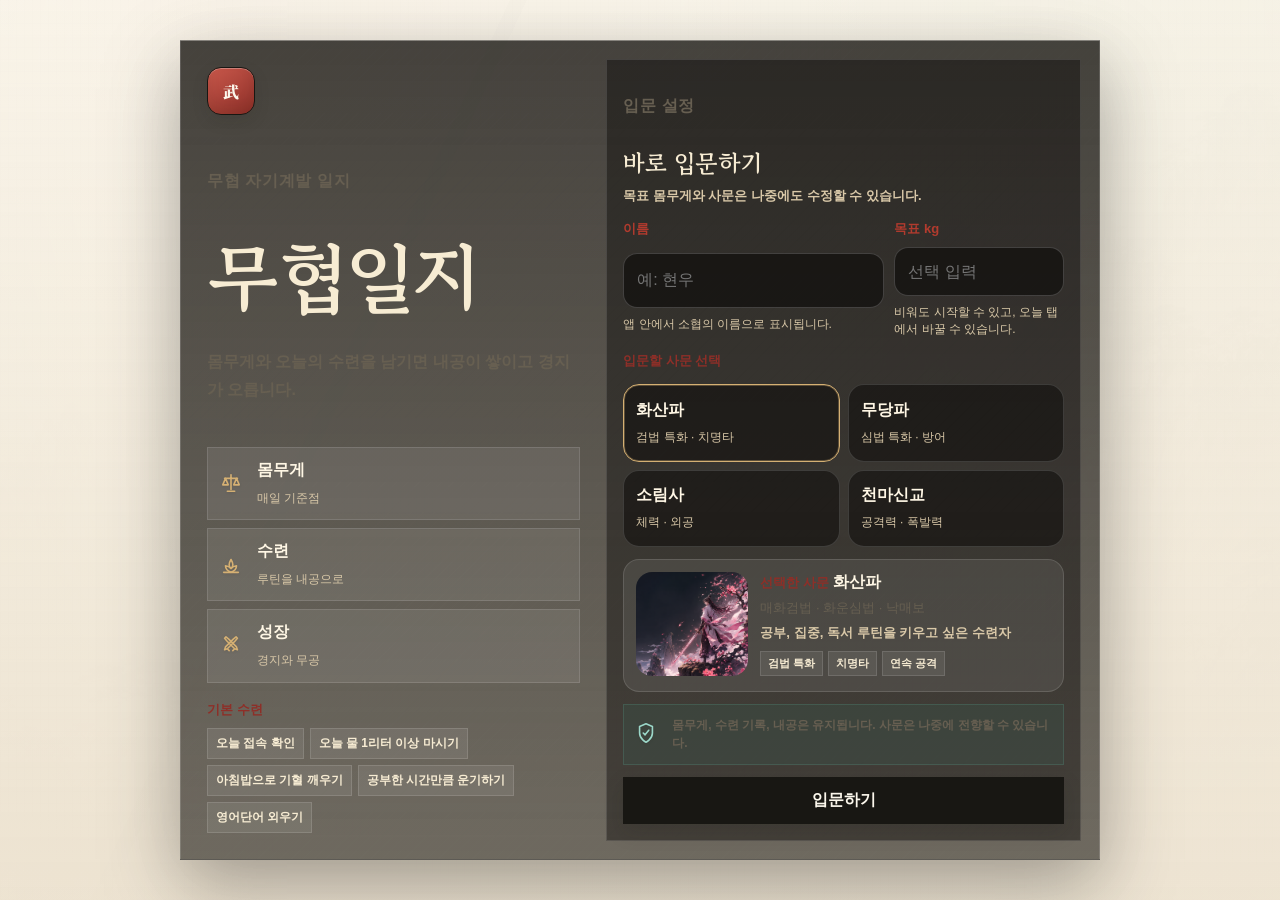
<file: index.html>
<!doctype html>
<html lang="ko">
  <head>
    <meta charset="UTF-8" />
    <meta name="viewport" content="width=device-width, initial-scale=1.0, viewport-fit=cover" />
    <title>무협일지</title>
    <meta name="description" content="체중과 수련을 기록하고 내공, 경지, 무공으로 성장하는 무협 자기계발 앱" />
    <meta name="theme-color" content="#fbf7ec" />
    <meta name="application-name" content="무협일지" />
    <meta name="apple-mobile-web-app-title" content="무협일지" />
    <meta name="apple-mobile-web-app-capable" content="yes" />
    <meta name="apple-mobile-web-app-status-bar-style" content="default" />
    <link rel="manifest" href="manifest.json" />
    <link rel="icon" href="assets/app-icon.svg" type="image/svg+xml" />
    <link rel="apple-touch-icon" href="assets/app-icon-180.png" />
    <link rel="preconnect" href="https://fonts.googleapis.com" />
    <link rel="preconnect" href="https://fonts.gstatic.com" crossorigin />
    <link href="https://fonts.googleapis.com/css2?family=Gowun+Batang:wght@700&family=Noto+Serif+KR:wght@500;700;900&family=Pretendard:wght@400;500;600;700;800&display=swap" rel="stylesheet" />
    <link rel="stylesheet" href="style.css?v=24" />
  </head>
  <body>
    <div id="app"></div>
    <script src="script.js?v=24"></script>
    <script>
      if ("serviceWorker" in navigator && location.protocol !== "file:") {
        window.addEventListener("load", () => {
          navigator.serviceWorker.register("service-worker.js").then((registration) => {
            registration.update?.();
            registration.addEventListener("updatefound", () => {
              const worker = registration.installing;
              if (!worker) return;
              worker.addEventListener("statechange", () => {
                if (worker.state === "installed" && navigator.serviceWorker.controller) {
                  worker.postMessage({ type: "SKIP_WAITING" });
                }
              });
            });
          }).catch(() => {});
          let refreshed = false;
          navigator.serviceWorker.addEventListener("controllerchange", () => {
            if (refreshed) return;
            refreshed = true;
            window.location.reload();
          });
        });
      }
    </script>
  </body>
</html>
</file>
<file: style.css>
﻿:root {
  color-scheme: light;
  --bg: #f4efe4;
  --paper: #fbf7ec;
  --paper-2: #f0e7d6;
  --panel: #fbf7ec;
  --panel-2: #f0e7d6;
  --line: rgba(24, 23, 19, 0.2);
  --gold: #9b6b24;
  --gold-2: #6f4517;
  --jade: #2f7f6f;
  --red: #9e3f35;
  --vermillion: #b23b2e;
  --ink: #181713;
  --muted: #675f51;
  --dim: #938978;
  --shadow: 0 12px 34px rgba(30, 24, 16, 0.12);
  --ink-wash-ui: url("assets/backgrounds/ink-wash-ui-bg.jpg");
  --font-ui: -apple-system, BlinkMacSystemFont, "SF Pro Text", "SF Pro Display", Pretendard, "Apple SD Gothic Neo", "Segoe UI", sans-serif;
  --font-display: "Gowun Batang", "Noto Serif KR", serif;
  --font-serif: "Noto Serif KR", "Gowun Batang", serif;
}

* {
  box-sizing: border-box;
}

body {
  margin: 0;
  min-height: 100vh;
  background:
    radial-gradient(circle at 18% 0%, rgba(178, 59, 46, 0.1), transparent 30rem),
    radial-gradient(circle at 85% 12%, rgba(47, 127, 111, 0.1), transparent 26rem),
    repeating-linear-gradient(90deg, rgba(44, 38, 28, 0.025) 0 1px, transparent 1px 8px),
    repeating-linear-gradient(0deg, rgba(44, 38, 28, 0.018) 0 1px, transparent 1px 12px),
    linear-gradient(150deg, #fbf8ee 0%, #efe4d2 55%, #f7f1e5 100%);
  color: var(--ink);
  font-family: var(--font-ui);
  font-feature-settings: "tnum";
  -webkit-font-smoothing: antialiased;
  text-rendering: optimizeLegibility;
}

body::before {
  content: "";
  position: fixed;
  inset: 0;
  z-index: -1;
  pointer-events: none;
  background:
    radial-gradient(circle at 50% 12%, transparent 0 42%, rgba(44, 38, 28, 0.06) 82%),
    linear-gradient(115deg, transparent 0 30%, rgba(24, 23, 19, 0.035) 30% 31%, transparent 31% 100%);
  mix-blend-mode: multiply;
}

body::after {
  content: "";
  position: fixed;
  inset: 0;
  z-index: -2;
  pointer-events: none;
  background:
    linear-gradient(rgba(251, 248, 238, 0.66), rgba(244, 237, 222, 0.9)),
    var(--ink-wash-ui) center top / cover no-repeat;
  opacity: 0.2;
}

button,
input,
select {
  font: inherit;
}

button {
  border: 0;
  cursor: pointer;
}

#app {
  min-height: 100vh;
}

.app {
  width: min(100%, 860px);
  min-height: 100vh;
  margin: 0 auto;
  padding: 18px 14px 88px;
}

.splash {
  min-height: 100vh;
  display: grid;
  align-content: center;
  gap: 24px;
  padding: 22px;
  background:
    linear-gradient(rgba(14, 11, 8, 0.52), rgba(14, 11, 8, 0.84)),
    url("https://images.unsplash.com/photo-1519681393784-d120267933ba?auto=format&fit=crop&w=1400&q=80") center/cover;
}

.splash-inner {
  width: min(100%, 520px);
  margin: 0 auto;
}

.onboarding-shell {
  width: min(100%, 920px);
  display: grid;
  grid-template-columns: minmax(260px, 0.82fr) minmax(360px, 1fr);
  gap: 18px;
  padding: 18px;
  color: #f7ecd3;
  background:
    linear-gradient(180deg, rgba(18, 16, 12, 0.78), rgba(18, 16, 12, 0.58)),
    repeating-linear-gradient(135deg, rgba(255, 255, 255, 0.035) 0 1px, transparent 1px 8px);
  border: 1px solid rgba(255, 255, 255, 0.14);
  box-shadow: 0 24px 70px rgba(0, 0, 0, 0.34);
}

.onboarding-intro,
.onboarding-form {
  min-width: 0;
}

.onboarding-intro {
  display: grid;
  align-content: space-between;
  gap: 18px;
  padding: 8px;
}

.brand-mark {
  display: inline-grid;
  place-items: center;
  width: 48px;
  height: 48px;
  margin-bottom: 18px;
  border: 1px solid var(--line);
  background: rgba(18, 16, 12, 0.72);
  color: var(--gold-2);
  font-family: var(--font-display);
  font-weight: 900;
  box-shadow: var(--shadow);
}

h1,
h2,
h3 {
  margin: 0;
  font-family: var(--font-display);
  letter-spacing: 0;
}

.splash h1 {
  font-size: clamp(42px, 10vw, 76px);
  line-height: 1;
}

.onboarding-subcopy {
  max-width: 420px;
  margin: 10px 0 2px;
  color: #eadcbe;
  font-size: 14px;
  font-weight: 850;
  line-height: 1.58;
}

.onboarding-form-head h2 {
  font-size: 24px;
}

.onboarding-form-head p:not(.eyebrow) {
  margin: 6px 0 0;
  color: #d9c8a8;
  font-size: 13px;
  font-weight: 850;
  line-height: 1.5;
}

.splash p {
  margin: 16px 0 26px;
  color: #e7d8b8;
  line-height: 1.7;
  font-size: 16px;
}

.onboarding-flow {
  display: grid;
  grid-template-columns: 1fr;
  gap: 8px;
  margin: 0;
}

.onboarding-flow > div {
  min-height: 68px;
  display: grid;
  grid-template-columns: 28px minmax(0, 1fr);
  align-items: center;
  gap: 9px;
  padding: 12px;
  background: rgba(255, 255, 255, 0.08);
  border: 1px solid rgba(255, 255, 255, 0.12);
}

.onboarding-flow .icon {
  width: 22px;
  height: 22px;
  color: #d5b073;
  grid-row: span 2;
}

.onboarding-flow strong,
.selected-sect-preview strong {
  color: #fff7e5;
}

.onboarding-flow span {
  color: #d9c8a8;
  font-size: 12px;
  line-height: 1.45;
}

.onboarding-quest-preview {
  display: grid;
  gap: 9px;
}

.onboarding-quest-preview > div {
  display: flex;
  flex-wrap: wrap;
  gap: 6px;
}

.onboarding-quest-preview span:not(.section-label) {
  padding: 6px 8px;
  color: #f7ecd3;
  background: rgba(255, 255, 255, 0.08);
  border: 1px solid rgba(255, 255, 255, 0.12);
  font-size: 12px;
  font-weight: 900;
}

.setup {
  display: grid;
  gap: 12px;
}

.onboarding-form {
  padding: 16px;
  background: rgba(8, 7, 5, 0.42);
  border: 1px solid rgba(255, 255, 255, 0.12);
}

.onboarding-field-grid {
  display: grid;
  grid-template-columns: minmax(0, 1fr) minmax(120px, 0.65fr);
  gap: 10px;
}

.onboarding-form input {
  color: #fff7e5;
  background: rgba(8, 7, 5, 0.56);
  border-color: rgba(255, 255, 255, 0.18);
}

.field-hint {
  color: #d9c8a8;
  font-size: 12px;
  line-height: 1.45;
}

.field {
  display: grid;
  gap: 8px;
}

.field label,
.section-label {
  color: var(--gold-2);
  font-size: 13px;
  font-weight: 800;
}

input,
select {
  width: 100%;
  min-height: 48px;
  border: 1px solid var(--line);
  background: rgba(16, 14, 10, 0.84);
  color: var(--ink);
  padding: 0 13px;
  outline: none;
}

.path-grid {
  display: grid;
  grid-template-columns: repeat(2, minmax(0, 1fr));
  gap: 8px;
}

.path-option {
  min-height: 76px;
  padding: 12px;
  text-align: left;
  color: var(--ink);
  background: rgba(28, 26, 21, 0.9);
  border: 1px solid var(--line);
}

.path-option.active {
  border-color: var(--gold);
  background: linear-gradient(160deg, rgba(214, 170, 79, 0.24), rgba(37, 33, 22, 0.95));
}

.path-option strong {
  display: block;
  margin-bottom: 6px;
}

.path-option span {
  color: var(--muted);
  font-size: 12px;
  line-height: 1.45;
}

.onboarding-form .path-option {
  color: #fff7e5;
  background: rgba(8, 7, 5, 0.5);
  border-color: rgba(255, 255, 255, 0.14);
}

.onboarding-form .path-option span {
  color: #d9c8a8;
}

.onboarding-form .path-option.active {
  color: #fff7e5;
  border-color: #d5b073;
  box-shadow: inset 0 0 0 1px rgba(213, 176, 115, 0.34);
}

.selected-sect-preview {
  display: grid;
  grid-template-columns: 112px minmax(0, 1fr);
  gap: 12px;
  padding: 12px;
  background: rgba(255, 255, 255, 0.08);
  border: 1px solid rgba(255, 255, 255, 0.13);
}

.selected-sect-preview img {
  width: 100%;
  height: 104px;
  object-fit: cover;
}

.selected-sect-preview p {
  margin: 5px 0;
  color: #e7d8b8;
  font-size: 13px;
  line-height: 1.55;
}

.selected-sect-preview small {
  color: #d9c8a8;
  font-weight: 800;
  line-height: 1.45;
}

.selected-sect-tags {
  display: flex;
  flex-wrap: wrap;
  gap: 5px;
  margin-top: 9px;
}

.selected-sect-tags span {
  padding: 4px 7px;
  color: #f7ecd3;
  background: rgba(255, 255, 255, 0.08);
  border: 1px solid rgba(255, 255, 255, 0.12);
  font-size: 11px;
  font-weight: 900;
}

.onboarding-reassure {
  display: grid;
  grid-template-columns: 28px minmax(0, 1fr);
  align-items: center;
  gap: 9px;
  padding: 11px;
  color: #eadcbe;
  background: rgba(47, 127, 111, 0.12);
  border: 1px solid rgba(97, 173, 154, 0.2);
}

.onboarding-reassure .icon {
  width: 22px;
  height: 22px;
  color: #9bd7c8;
}

.onboarding-reassure p {
  margin: 0;
  font-size: 12px;
  font-weight: 850;
  line-height: 1.45;
}

.onboarding-submit {
  min-height: 52px;
}

.primary-btn,
.ghost-btn,
.mini-btn,
.icon-btn {
  min-height: 44px;
  padding: 0 16px;
  font-weight: 800;
  display: inline-flex;
  align-items: center;
  justify-content: center;
  gap: 7px;
  letter-spacing: 0;
}

.primary-btn {
  color: #17130c;
  background: linear-gradient(180deg, var(--gold-2), var(--gold));
  box-shadow: 0 8px 22px rgba(214, 170, 79, 0.18);
}

.ghost-btn {
  color: var(--gold-2);
  border: 1px solid var(--line);
  background: rgba(255, 255, 255, 0.04);
}

.mini-btn {
  min-height: 36px;
  padding: 0 12px;
  color: var(--ink);
  background: rgba(214, 170, 79, 0.14);
  border: 1px solid var(--line);
}

.icon-btn {
  width: 40px;
  min-height: 40px;
  padding: 0;
  color: var(--gold-2);
  background: rgba(255, 255, 255, 0.05);
  border: 1px solid var(--line);
}

.mini-btn:disabled,
.primary-btn:disabled {
  cursor: not-allowed;
  color: var(--dim);
  background: rgba(255, 255, 255, 0.05);
}

.topbar {
  display: flex;
  align-items: center;
  justify-content: space-between;
  gap: 12px;
  margin-bottom: 14px;
  padding: 10px 0;
}

.title-block {
  min-width: 0;
}

.topbar-profile {
  min-width: 220px;
  display: grid;
  grid-template-columns: 40px minmax(0, 1fr);
  align-items: center;
  gap: 10px;
  padding: 8px 10px;
  color: var(--ink);
  background:
    linear-gradient(180deg, rgba(255, 255, 255, 0.68), rgba(244, 235, 219, 0.88)),
    repeating-linear-gradient(135deg, rgba(24, 23, 19, 0.022) 0 1px, transparent 1px 8px);
  border: 1px solid rgba(24, 23, 19, 0.14);
  box-shadow: 0 10px 24px rgba(24, 23, 19, 0.08);
}

.profile-seal {
  grid-row: span 2;
  width: 40px;
  height: 40px;
  display: grid;
  place-items: center;
  color: var(--paper);
  background: var(--vermillion);
  border: 1px solid rgba(24, 23, 19, 0.22);
  font-family: var(--font-display);
  font-size: 20px;
  font-weight: 900;
}

.profile-copy {
  min-width: 0;
  display: grid;
  gap: 2px;
}

.profile-copy strong,
.profile-copy span {
  overflow: hidden;
  text-overflow: ellipsis;
  white-space: nowrap;
}

.profile-copy strong {
  color: var(--ink);
  font-size: 14px;
  font-weight: 1000;
}

.profile-copy span {
  color: var(--muted);
  font-size: 11px;
  font-weight: 900;
}

.profile-progress {
  grid-column: 2;
  height: 5px;
  overflow: hidden;
  background: rgba(24, 23, 19, 0.1);
  border: 1px solid rgba(24, 23, 19, 0.08);
}

.profile-progress span {
  display: block;
  width: var(--value);
  height: 100%;
  background: linear-gradient(90deg, var(--vermillion), var(--gold));
}

.eyebrow {
  margin: 0 0 5px;
  color: var(--gold);
  font-size: 12px;
  font-weight: 900;
  letter-spacing: 0.04em;
}

.topbar h1 {
  font-size: 28px;
  white-space: nowrap;
  overflow: hidden;
  text-overflow: ellipsis;
  text-shadow: 0 10px 30px rgba(0, 0, 0, 0.38);
}

.pill {
  display: inline-flex;
  align-items: center;
  min-height: 30px;
  padding: 0 10px;
  color: var(--gold-2);
  background: rgba(214, 170, 79, 0.13);
  border: 1px solid var(--line);
  font-size: 12px;
  font-weight: 800;
  white-space: nowrap;
  backdrop-filter: blur(10px);
}

.icon {
  width: 18px;
  height: 18px;
  flex: 0 0 auto;
  stroke: currentColor;
  stroke-width: 1.75;
  stroke-linecap: round;
  stroke-linejoin: round;
  fill: none;
  filter: drop-shadow(0 1px 1px rgba(24, 23, 19, 0.12));
}

.nav-icon {
  width: 20px;
  height: 20px;
  margin-bottom: 4px;
}

.panel,
.quest-card,
.record-item {
  border: 1px solid var(--line);
  background:
    linear-gradient(180deg, rgba(51, 38, 22, 0.92), rgba(21, 18, 13, 0.97)),
    repeating-linear-gradient(135deg, rgba(255, 244, 205, 0.03) 0 1px, transparent 1px 7px);
  box-shadow: var(--shadow);
}

.panel {
  padding: 14px;
  margin-bottom: 12px;
}

.hero-status {
  display: grid;
  gap: 14px;
}

.status-head {
  display: flex;
  justify-content: space-between;
  gap: 12px;
}

.status-head h2 {
  font-size: 22px;
}

.muted {
  color: var(--muted);
}

.stats-grid {
  display: grid;
  grid-template-columns: repeat(3, minmax(0, 1fr));
  gap: 8px;
}

.stat {
  min-height: 68px;
  padding: 10px;
  background: rgba(0, 0, 0, 0.18);
  border: 1px solid rgba(255, 255, 255, 0.06);
  display: grid;
  align-content: start;
  gap: 4px;
}

.stat b {
  font-size: 19px;
  line-height: 1.12;
}

.stat-label {
  display: flex;
  align-items: center;
  gap: 6px;
  color: var(--muted);
  font-size: 12px;
  font-weight: 800;
}

.stat-label .icon {
  width: 16px;
  height: 16px;
  color: var(--gold-2);
}

.meter {
  height: 12px;
  overflow: hidden;
  background: rgba(255, 255, 255, 0.08);
  border: 1px solid rgba(255, 255, 255, 0.08);
}

.meter > span {
  display: block;
  height: 100%;
  width: var(--value);
  background: linear-gradient(90deg, var(--jade), var(--gold-2));
  transition: width 0.4s ease;
}

.meter-row {
  display: flex;
  justify-content: space-between;
  margin-bottom: 7px;
  color: var(--muted);
  font-size: 13px;
  font-weight: 700;
}

.daily-word {
  padding: 12px;
  color: #f3e8c9;
  background: linear-gradient(90deg, rgba(142, 47, 40, 0.28), rgba(73, 49, 29, 0.42));
  border-left: 3px solid var(--vermillion);
  line-height: 1.6;
}

.weight-hero {
  margin-bottom: 12px;
}

.today-hero {
  display: grid;
  gap: 18px;
  padding: 20px;
  overflow: hidden;
  background:
    linear-gradient(135deg, rgba(24, 23, 19, 0.94), rgba(49, 41, 32, 0.86)),
    var(--ink-wash-ui) center / cover no-repeat;
  color: var(--paper);
  border-color: rgba(24, 23, 19, 0.3);
}

.today-hero .eyebrow,
.today-hero .muted {
  color: #d9c69d;
}

.today-hero-copy {
  display: grid;
  gap: 8px;
}

.today-hero-copy h2 {
  font-size: clamp(30px, 8vw, 48px);
  line-height: 1.05;
}

.today-hero-copy p {
  margin: 0;
  max-width: 620px;
  color: #efe4cb;
  line-height: 1.65;
}

.hero-chip-row {
  display: flex;
  flex-wrap: wrap;
  gap: 6px;
  margin-top: 2px;
}

.hero-chip-row span {
  padding: 6px 9px;
  color: #fff7e5;
  background: rgba(255, 255, 255, 0.09);
  border: 1px solid rgba(244, 208, 138, 0.16);
  font-size: 12px;
  font-weight: 900;
  line-height: 1;
}

.today-focus-grid {
  display: grid;
  grid-template-columns: 1.2fr 1fr 1fr;
  gap: 10px;
}

.focus-stat {
  min-height: 108px;
  display: grid;
  align-content: space-between;
  gap: 8px;
  padding: 12px;
  color: var(--paper);
  background: rgba(255, 255, 255, 0.08);
  border: 1px solid rgba(255, 255, 255, 0.12);
}

.focus-stat span,
.focus-stat small {
  color: #d7c7a7;
  font-size: 12px;
  font-weight: 900;
}

.focus-stat strong {
  font-size: 25px;
  line-height: 1;
}

.focus-stat.primary strong {
  font-size: 34px;
}

.today-command-panel {
  display: grid;
  grid-template-columns: minmax(0, 1.35fr) minmax(260px, 0.85fr);
  gap: 14px;
  align-items: center;
  color: var(--paper);
  background:
    linear-gradient(135deg, rgba(19, 18, 16, 0.94), rgba(55, 46, 34, 0.86)),
    repeating-linear-gradient(120deg, rgba(255, 255, 255, 0.04) 0 1px, transparent 1px 9px);
  border-color: rgba(244, 208, 138, 0.2);
  box-shadow: 0 18px 34px rgba(24, 23, 19, 0.18);
}

.today-command-panel.needs-record {
  border-left: 4px solid var(--jade);
}

.today-command-panel.needs-training,
.today-command-panel.continue-training {
  border-left: 4px solid var(--gold-2);
}

.today-command-panel.breakthrough {
  border-left: 4px solid var(--vermillion);
}

.today-command-main {
  display: grid;
  grid-template-columns: 48px minmax(0, 1fr);
  gap: 12px;
  align-items: start;
}

.command-seal {
  width: 48px;
  height: 48px;
  display: grid;
  place-items: center;
  color: #fff2c9;
  background: rgba(255, 255, 255, 0.08);
  border: 1px solid rgba(244, 208, 138, 0.26);
  box-shadow: inset 0 0 18px rgba(244, 208, 138, 0.08);
}

.command-seal .icon {
  width: 25px;
  height: 25px;
}

.today-command-main h2 {
  margin: 2px 0 7px;
  color: #fff8e7;
  font-size: clamp(22px, 5vw, 31px);
  line-height: 1.15;
}

.today-command-main p:not(.eyebrow) {
  margin: 0;
  color: #dfd1b4;
  font-size: 14px;
  font-weight: 800;
  line-height: 1.62;
}

.today-command-stats {
  display: grid;
  grid-template-columns: repeat(3, minmax(0, 1fr));
  gap: 8px;
}

.today-command-stats > div {
  min-height: 64px;
  display: grid;
  align-content: center;
  gap: 6px;
  padding: 10px;
  background: rgba(255, 255, 255, 0.08);
  border: 1px solid rgba(255, 255, 255, 0.11);
}

.today-command-stats span {
  color: #cfc0a2;
  font-size: 11px;
  font-weight: 900;
}

.today-command-stats strong {
  color: #fff5d5;
  font-size: 21px;
  line-height: 1;
}

.today-command-actions {
  grid-column: 1 / -1;
  display: flex;
  justify-content: flex-end;
}

.today-checkin-grid {
  display: grid;
  grid-template-columns: minmax(0, 0.95fr) minmax(320px, 1.05fr);
  gap: 12px;
  align-items: stretch;
  margin-bottom: 12px;
}

.mobile-primary-action {
  margin-bottom: 12px;
}

.mobile-detail-stack {
  display: grid;
  gap: 10px;
}

.mobile-secondary-detail {
  overflow: hidden;
  border-radius: 22px;
  border: 1px solid rgba(24, 23, 19, 0.14);
  background:
    linear-gradient(180deg, rgba(255, 255, 255, 0.78), rgba(247, 239, 224, 0.92)),
    repeating-linear-gradient(135deg, rgba(24, 23, 19, 0.018) 0 1px, transparent 1px 8px);
  box-shadow: var(--shadow);
}

.mobile-secondary-detail summary {
  min-height: 58px;
  display: flex;
  align-items: center;
  justify-content: space-between;
  gap: 12px;
  padding: 14px 16px;
  color: var(--ink);
  cursor: pointer;
  list-style: none;
}

.mobile-secondary-detail summary::-webkit-details-marker {
  display: none;
}

.mobile-secondary-detail summary::after {
  content: "+";
  width: 30px;
  height: 30px;
  flex: 0 0 auto;
  display: grid;
  place-items: center;
  color: #fff7e5;
  background: linear-gradient(145deg, #2b2924, #15130f);
  border-radius: 12px;
  box-shadow: 0 8px 18px rgba(24, 23, 19, 0.18);
}

.mobile-secondary-detail[open] summary::after {
  content: "-";
}

.mobile-secondary-detail summary strong {
  font-size: 17px;
  line-height: 1.2;
}

.mobile-secondary-detail summary span {
  color: var(--muted);
  font-size: 12px;
  font-weight: 900;
  text-align: right;
}

.mobile-detail-body {
  display: grid;
  gap: 10px;
  padding: 0 10px 10px;
}

.mobile-detail-body > .panel,
.mobile-detail-body > .body-photo-panel,
.mobile-detail-body > .weight-insight-grid {
  margin: 0;
  box-shadow: none;
}

.today-readiness-panel {
  display: grid;
  gap: 12px;
  margin-bottom: 12px;
  background:
    linear-gradient(180deg, rgba(255, 255, 255, 0.82), rgba(247, 239, 224, 0.94)),
    radial-gradient(circle at 100% 0%, rgba(47, 127, 111, 0.08), transparent 15rem),
    repeating-linear-gradient(135deg, rgba(24, 23, 19, 0.018) 0 1px, transparent 1px 8px);
  border-left: 4px solid var(--jade);
}

.today-readiness-grid {
  display: grid;
  grid-template-columns: repeat(3, minmax(0, 1fr));
  gap: 8px;
}

.today-readiness-grid article {
  min-height: 92px;
  display: grid;
  grid-template-columns: 30px minmax(0, 1fr) auto;
  align-items: center;
  gap: 9px;
  padding: 10px;
  background: rgba(255, 255, 255, 0.56);
  border: 1px solid rgba(24, 23, 19, 0.12);
}

.today-readiness-grid article.done {
  background: rgba(47, 127, 111, 0.1);
  border-color: rgba(47, 127, 111, 0.22);
}

.today-readiness-grid .icon {
  width: 23px;
  height: 23px;
  color: var(--brush);
}

.today-readiness-grid article.done .icon {
  color: var(--jade);
}

.today-readiness-grid strong,
.today-readiness-grid span {
  display: block;
}

.today-readiness-grid strong {
  color: var(--ink);
  font-size: 13px;
  font-weight: 1000;
}

.today-readiness-grid span {
  margin-top: 3px;
  color: var(--muted);
  font-size: 11px;
  font-weight: 850;
}

.today-readiness-grid .mini-btn {
  min-height: 34px;
  padding: 0 10px;
  font-size: 11px;
}

.weight-insight-grid {
  display: grid;
  grid-template-columns: repeat(4, minmax(0, 1fr));
  gap: 10px;
  margin-bottom: 12px;
}

.first-action-panel {
  display: flex;
  align-items: center;
  justify-content: space-between;
  gap: 14px;
  margin-bottom: 12px;
  color: var(--paper);
  background:
    linear-gradient(135deg, rgba(24, 23, 19, 0.96), rgba(66, 48, 35, 0.88)),
    radial-gradient(circle at 100% 0%, rgba(213, 176, 115, 0.14), transparent 12rem),
    repeating-linear-gradient(135deg, rgba(255, 255, 255, 0.035) 0 1px, transparent 1px 8px);
  border-color: rgba(244, 208, 138, 0.22);
}

.visual-action-panel {
  position: relative;
  overflow: hidden;
  min-height: 132px;
  padding-left: 136px;
}

.visual-action-panel > div,
.visual-action-panel > button,
.visual-action-panel > .first-action-buttons {
  position: relative;
  z-index: 1;
}

.action-illustration {
  position: absolute;
  left: 10px;
  bottom: 0;
  width: 118px;
  height: 118px;
  object-fit: cover;
  border: 1px solid rgba(244, 208, 138, 0.22);
  opacity: 0.92;
  filter: saturate(0.9) contrast(0.96);
}

.visual-action-panel::after {
  content: "";
  position: absolute;
  inset: 0;
  pointer-events: none;
  background: linear-gradient(90deg, transparent 0 28%, rgba(24, 23, 19, 0.42) 52%, rgba(24, 23, 19, 0.08));
}

.first-action-panel .eyebrow {
  color: #d5b073;
}

.first-action-panel h2 {
  font-size: clamp(22px, 5vw, 30px);
}

.first-action-buttons {
  display: flex;
  flex-wrap: wrap;
  gap: 8px;
  justify-content: flex-end;
}

.weight-insight-card {
  min-height: 104px;
  display: grid;
  align-content: space-between;
  gap: 8px;
  padding: 13px;
  color: var(--ink);
  background:
    linear-gradient(180deg, rgba(255, 255, 255, 0.78), rgba(244, 235, 219, 0.94)),
    repeating-linear-gradient(135deg, rgba(24, 23, 19, 0.02) 0 1px, transparent 1px 8px);
  border: 1px solid rgba(24, 23, 19, 0.14);
  box-shadow: var(--shadow);
}

.weight-insight-card.primary {
  color: var(--paper);
  background:
    linear-gradient(135deg, rgba(24, 23, 19, 0.96), rgba(72, 55, 38, 0.9)),
    repeating-linear-gradient(135deg, rgba(255, 255, 255, 0.035) 0 1px, transparent 1px 8px);
}

.weight-insight-card span,
.weight-insight-card small {
  color: var(--muted);
  font-size: 12px;
  font-weight: 900;
}

.weight-insight-card.primary span,
.weight-insight-card.primary small {
  color: #d9c8a8;
}

.weight-insight-card strong {
  font-size: clamp(23px, 5vw, 34px);
  line-height: 1;
}

.weight-trend-panel {
  overflow: hidden;
}

.today-weight-card h2 {
  font-size: clamp(34px, 9vw, 52px);
  line-height: 1;
}

.today-weight-card {
  display: grid;
  align-content: start;
}

.today-weight-form {
  grid-template-columns: minmax(0, 1fr) auto;
  margin-top: 18px;
}

.today-weight-form input[type="number"] {
  min-height: 54px;
  font-size: 24px;
  font-weight: 900;
}

.today-weight-meta {
  display: grid;
  gap: 6px;
  margin-top: 14px;
  color: var(--muted);
  font-size: 13px;
  font-weight: 800;
}

.today-weight-delete {
  width: fit-content;
  margin-top: 10px;
}

.today-support-grid {
  display: grid;
  grid-template-columns: minmax(0, 1.1fr) minmax(260px, 0.9fr);
  gap: 12px;
  align-items: stretch;
}

.body-photo-panel,
.body-photo-records {
  overflow: hidden;
}

.body-photo-panel.attention {
  animation: quest-attention 1.1s ease both;
}

.body-photo-grid,
.body-compare-grid {
  display: grid;
  grid-template-columns: repeat(2, minmax(0, 1fr));
  gap: 10px;
  margin-top: 14px;
}

.body-photo-insight {
  display: grid;
  grid-template-columns: minmax(0, 1fr) auto;
  align-items: center;
  gap: 12px;
  margin-top: 12px;
  padding: 12px;
  background:
    linear-gradient(135deg, rgba(255, 255, 255, 0.68), rgba(247, 237, 218, 0.9)),
    radial-gradient(circle at 100% 0%, rgba(47, 127, 111, 0.08), transparent 12rem);
  border: 1px solid rgba(24, 23, 19, 0.12);
}

.body-photo-insight strong {
  display: block;
  margin-top: 2px;
  color: var(--ink);
  font-size: 17px;
  line-height: 1.25;
}

.body-photo-insight p {
  margin: 4px 0 0;
  color: #4f483c;
  font-size: 12px;
  font-weight: 850;
  line-height: 1.45;
}

.body-photo-count {
  min-width: 76px;
  display: grid;
  place-items: center;
  gap: 2px;
  padding: 10px;
  color: var(--paper);
  background:
    linear-gradient(145deg, rgba(24, 23, 19, 0.96), rgba(104, 35, 30, 0.86)),
    repeating-linear-gradient(135deg, rgba(255, 255, 255, 0.05) 0 1px, transparent 1px 8px);
  border: 1px solid rgba(244, 208, 138, 0.18);
}

.body-photo-count strong {
  margin: 0;
  color: #fff7e5;
  font-size: 28px;
  line-height: 1;
}

.body-photo-count span {
  color: #e7dac0;
  font-size: 11px;
  font-weight: 900;
}

.body-photo-slot {
  position: relative;
  min-height: 260px;
  overflow: hidden;
  display: grid;
  place-items: center;
  background:
    linear-gradient(135deg, rgba(255, 255, 255, 0.58), rgba(232, 224, 207, 0.72)),
    repeating-linear-gradient(45deg, rgba(24, 23, 19, 0.04) 0 1px, transparent 1px 10px);
  border: 1px solid rgba(24, 23, 19, 0.13);
}

.body-photo-slot img {
  width: 100%;
  height: 100%;
  min-height: 260px;
  object-fit: cover;
  display: block;
}

.body-photo-empty {
  min-height: 190px;
  display: grid;
  place-items: center;
  align-content: center;
  gap: 8px;
  padding: 18px;
  text-align: center;
  color: var(--muted);
}

.empty-illustration {
  width: min(100%, 172px);
  aspect-ratio: 4 / 3;
  object-fit: cover;
  border: 1px solid rgba(24, 23, 19, 0.12);
  box-shadow: 0 10px 22px rgba(24, 23, 19, 0.08);
  filter: saturate(0.9) contrast(0.98);
}

.body-photo-empty.wide {
  min-height: 180px;
  margin-top: 12px;
  border: 1px dashed rgba(24, 23, 19, 0.18);
  background: rgba(255, 255, 255, 0.42);
}

.body-photo-empty .icon {
  width: 30px;
  height: 30px;
  color: var(--seal);
}

.body-photo-empty strong {
  color: var(--ink);
  font-size: 16px;
}

.body-photo-empty span {
  max-width: 280px;
  font-size: 13px;
  font-weight: 800;
  line-height: 1.45;
}

.body-photo-caption {
  position: absolute;
  left: 10px;
  right: 10px;
  bottom: 10px;
  display: flex;
  justify-content: space-between;
  gap: 10px;
  padding: 9px 10px;
  color: #fff7e5;
  background: rgba(19, 18, 16, 0.76);
  border: 1px solid rgba(244, 208, 138, 0.18);
  backdrop-filter: blur(10px);
}

.body-photo-caption strong,
.body-photo-caption span {
  font-size: 12px;
  font-weight: 1000;
}

.body-photo-actions {
  display: flex;
  flex-wrap: wrap;
  gap: 8px;
  margin-top: 12px;
}

.body-photo-input {
  position: absolute;
  inline-size: 1px;
  block-size: 1px;
  opacity: 0;
  pointer-events: none;
}

.body-photo-note {
  margin: 8px 0 0;
  color: var(--muted);
  font-size: 11px;
  font-weight: 800;
  line-height: 1.45;
}

.body-photo-timeline {
  display: grid;
  grid-template-columns: repeat(6, minmax(0, 1fr));
  gap: 8px;
  margin-top: 10px;
}

.body-photo-timeline article {
  display: grid;
  gap: 5px;
  padding: 4px;
  border: 1px solid transparent;
  background: rgba(255, 255, 255, 0.3);
}

.body-photo-timeline img {
  width: 100%;
  aspect-ratio: 3 / 4;
  object-fit: cover;
  border: 1px solid rgba(24, 23, 19, 0.13);
}

.body-photo-timeline span {
  color: var(--muted);
  font-size: 11px;
  font-weight: 900;
  text-align: center;
}

.body-photo-timeline article.current {
  border-color: rgba(178, 59, 46, 0.36);
  background: rgba(178, 59, 46, 0.08);
  box-shadow: 0 10px 20px rgba(24, 23, 19, 0.08);
}

.body-photo-timeline article.current span {
  color: var(--vermillion);
}

.innerpower-strip {
  display: grid;
  grid-template-columns: 74px minmax(0, 1fr) auto;
  align-items: center;
  gap: 14px;
  padding: 14px;
  color: var(--paper);
  background:
    linear-gradient(135deg, rgba(24, 23, 19, 0.94), rgba(47, 127, 111, 0.82)),
    repeating-linear-gradient(135deg, rgba(255, 255, 255, 0.04) 0 1px, transparent 1px 8px);
  border-color: rgba(24, 23, 19, 0.24);
}

.innerpower-orb {
  width: 48px;
  height: 48px;
  display: grid;
  place-items: center;
  color: #f3deb0;
  background: radial-gradient(circle, rgba(243, 222, 176, 0.24), rgba(255, 255, 255, 0.06));
  border: 1px solid rgba(243, 222, 176, 0.28);
  box-shadow: 0 0 22px rgba(243, 222, 176, 0.2);
}

.innerpower-orb .icon {
  width: 25px;
  height: 25px;
}

.innerpower-cultivator {
  position: relative;
  width: 68px;
  height: 76px;
  display: grid;
  place-items: end center;
  overflow: visible;
  isolation: isolate;
}

.innerpower-cultivator::before {
  content: "";
  position: absolute;
  left: 50%;
  bottom: 4px;
  width: 58px;
  height: 20px;
  transform: translateX(-50%);
  background: radial-gradient(ellipse, rgba(243, 222, 176, 0.3), transparent 68%);
  filter: blur(1px);
}

.innerpower-cultivator img {
  position: relative;
  z-index: 2;
  max-width: 62px;
  max-height: 74px;
  object-fit: contain;
  object-position: center bottom;
  filter: drop-shadow(0 10px 12px rgba(0, 0, 0, 0.28));
  transform: scaleX(-1);
}

.qi-ring {
  position: absolute;
  z-index: 1;
  left: 50%;
  top: 50%;
  width: 54px;
  height: 54px;
  border: 1px solid rgba(243, 222, 176, 0.44);
  border-radius: 999px;
  opacity: 0.42;
  transform: translate(-50%, -50%) rotate(-18deg) scaleX(1.38);
  box-shadow: 0 0 18px rgba(243, 222, 176, 0.22);
}

.qi-ring-two {
  width: 42px;
  height: 42px;
  border-color: rgba(130, 195, 173, 0.44);
  transform: translate(-50%, -48%) rotate(26deg) scaleX(1.28);
}

.qi-ring-three {
  width: 30px;
  height: 30px;
  opacity: 0.28;
  transform: translate(-50%, -46%) rotate(72deg) scaleX(1.18);
}

.innerpower-cultivator.cultivating img {
  animation: cultivator-breathe 1.25s ease both;
  filter:
    drop-shadow(0 10px 12px rgba(0, 0, 0, 0.28))
    drop-shadow(0 0 16px rgba(243, 222, 176, 0.62));
}

.innerpower-cultivator.cultivating .qi-ring {
  animation: qi-spin 1.25s ease both;
}

.innerpower-cultivator.cultivating .qi-ring-two {
  animation-delay: 0.08s;
}

.innerpower-cultivator.cultivating .qi-ring-three {
  animation-delay: 0.16s;
}

@keyframes cultivator-breathe {
  0% {
    transform: scaleX(-1) translateY(0) scale(1);
  }
  38% {
    transform: scaleX(-1) translateY(-4px) scale(1.04);
  }
  100% {
    transform: scaleX(-1) translateY(0) scale(1);
  }
}

@keyframes qi-spin {
  0% {
    opacity: 0;
    transform: translate(-50%, -50%) rotate(-40deg) scaleX(1.02) scale(0.72);
  }
  25% {
    opacity: 0.92;
  }
  100% {
    opacity: 0;
    transform: translate(-50%, -50%) rotate(190deg) scaleX(1.5) scale(1.38);
  }
}

.innerpower-copy {
  display: grid;
  gap: 6px;
}

.innerpower-copy .eyebrow {
  color: #ead5a5;
}

.innerpower-copy h2 {
  font-size: 32px;
  line-height: 1;
}

.innerpower-copy h2 small {
  color: #d7c7a7;
  font-family: var(--font-ui);
  font-size: 16px;
}

.innerpower-gain-pop {
  width: fit-content;
  padding: 5px 9px;
  color: var(--ink);
  background: #f3deb0;
  border: 1px solid rgba(255, 255, 255, 0.2);
  font-size: 13px;
  font-weight: 1000;
  animation: innerpower-pop 1.25s ease both;
}

@keyframes innerpower-pop {
  0% {
    opacity: 0;
    transform: translateY(8px) scale(0.96);
  }
  18% {
    opacity: 1;
    transform: translateY(0) scale(1);
  }
  100% {
    opacity: 0;
    transform: translateY(-12px) scale(1.02);
  }
}

.innerpower-meter {
  max-width: 420px;
  background: rgba(255, 255, 255, 0.14);
  border-color: rgba(255, 255, 255, 0.14);
}

.innerpower-meter > span {
  background: linear-gradient(90deg, #f3deb0, #82c3ad);
}

.innerpower-realm {
  margin: 0;
  color: #ead5a5;
  font-size: 13px;
  font-weight: 900;
}

.sect-routine-line {
  margin: 6px 0 0;
  color: #f0e4c8;
  font-size: 12px;
  font-weight: 900;
  line-height: 1.45;
}

.innerpower-side {
  min-width: 116px;
  display: grid;
  justify-items: end;
  gap: 3px;
}

.innerpower-side strong {
  color: #f3deb0;
  font-size: 26px;
  line-height: 1;
}

.innerpower-side span {
  color: #d7c7a7;
  font-size: 12px;
  font-weight: 900;
}

.today-quest-panel h2 {
  font-size: 24px;
}

.quest-panel-actions {
  display: flex;
  align-items: center;
  justify-content: flex-end;
  gap: 8px;
  flex-wrap: wrap;
}

.lazy-mode-btn {
  color: #3a211c;
  background:
    linear-gradient(145deg, rgba(255, 255, 255, 0.88), rgba(245, 232, 204, 0.78)),
    radial-gradient(circle at 20% 0%, rgba(178, 59, 46, 0.1), transparent 72%);
  border-color: rgba(178, 59, 46, 0.22);
  box-shadow: 0 8px 18px rgba(24, 23, 19, 0.08);
}

.lazy-mode-btn:hover {
  border-color: rgba(178, 59, 46, 0.38);
  transform: translateY(-1px);
}

.today-quest-list {
  display: grid;
  gap: 8px;
  margin-top: 14px;
}

.quest-section-head {
  display: flex;
  align-items: center;
  justify-content: space-between;
  gap: 10px;
  margin-bottom: 2px;
  color: var(--muted);
  font-size: 12px;
  font-weight: 1000;
}

.quest-section-head strong {
  color: var(--vermillion);
}

.today-quest {
  position: relative;
  display: grid;
  grid-template-columns: 42px minmax(0, 1fr) 42px;
  align-items: center;
  gap: 10px;
  padding: 10px;
  background: rgba(255, 255, 255, 0.54);
  border: 1px solid rgba(24, 23, 19, 0.13);
  transition: transform 0.16s ease, background 0.16s ease, opacity 0.16s ease;
}

.today-quest.priority {
  border-color: rgba(178, 59, 46, 0.34);
  background:
    linear-gradient(180deg, rgba(255, 255, 255, 0.78), rgba(249, 240, 222, 0.96)),
    radial-gradient(circle at 100% 0%, rgba(178, 59, 46, 0.08), transparent 10rem);
  box-shadow: inset 4px 0 0 var(--vermillion), 0 12px 26px rgba(24, 23, 19, 0.12);
}

.today-quest.lazy-focus {
  border-color: rgba(178, 59, 46, 0.48);
  background:
    linear-gradient(180deg, rgba(255, 255, 255, 0.9), rgba(250, 238, 215, 0.98)),
    radial-gradient(circle at 0% 50%, rgba(178, 59, 46, 0.1), transparent 9rem);
  box-shadow: inset 4px 0 0 var(--vermillion), 0 14px 30px rgba(24, 23, 19, 0.14);
}

.today-quest:not(.done):hover {
  transform: translateY(-1px);
}

.today-quest.done {
  opacity: 0.68;
  background: rgba(47, 127, 111, 0.08);
}

.today-quest.attention {
  animation: quest-attention 1.1s ease both;
}

.today-quest.just-completed {
  border-color: rgba(47, 127, 111, 0.36);
  background:
    linear-gradient(180deg, rgba(255, 255, 255, 0.84), rgba(237, 247, 238, 0.94)),
    radial-gradient(circle at 0% 50%, rgba(47, 127, 111, 0.14), transparent 9rem);
  animation: quest-complete-surge 1.15s ease both;
}

.today-quest.just-completed .quest-check {
  animation: quest-check-pop 0.7s ease both;
}

.quest-complete-burst {
  position: absolute;
  right: 12px;
  top: -12px;
  z-index: 2;
  padding: 5px 9px;
  color: #12382e;
  background: #dff4d8;
  border: 1px solid rgba(47, 127, 111, 0.26);
  box-shadow: 0 10px 20px rgba(24, 23, 19, 0.12);
  font-size: 12px;
  font-weight: 1000;
  pointer-events: none;
  animation: quest-burst-rise 1.2s ease both;
}

@keyframes quest-complete-surge {
  0% {
    transform: translateY(0) scale(1);
    box-shadow: inset 0 0 0 rgba(47, 127, 111, 0), 0 0 0 rgba(24, 23, 19, 0);
  }
  35% {
    transform: translateY(-2px) scale(1.01);
    box-shadow: inset 4px 0 0 var(--jade), 0 16px 30px rgba(24, 23, 19, 0.16);
  }
  100% {
    transform: translateY(0) scale(1);
    box-shadow: inset 4px 0 0 rgba(47, 127, 111, 0.38), 0 10px 22px rgba(24, 23, 19, 0.08);
  }
}

@keyframes quest-check-pop {
  0% {
    transform: scale(0.78);
  }
  55% {
    transform: scale(1.16);
  }
  100% {
    transform: scale(1);
  }
}

@keyframes quest-burst-rise {
  0% {
    opacity: 0;
    transform: translateY(8px) scale(0.96);
  }
  18% {
    opacity: 1;
    transform: translateY(0) scale(1);
  }
  100% {
    opacity: 0;
    transform: translateY(-18px) scale(1.03);
  }
}

@keyframes quest-attention {
  0%,
  100% {
    box-shadow: none;
  }
  30% {
    box-shadow: 0 0 0 3px rgba(244, 208, 138, 0.32), 0 12px 28px rgba(24, 23, 19, 0.18);
    transform: translateY(-2px);
  }
}

.quest-check {
  width: 42px;
  height: 42px;
  display: grid;
  place-items: center;
  color: var(--paper);
  background: var(--ink);
  border: 1px solid rgba(24, 23, 19, 0.2);
  font-weight: 900;
}

.today-quest.done .quest-check {
  background: var(--jade);
  border-color: var(--jade);
}

.today-quest-body {
  display: grid;
  gap: 3px;
}

.today-quest-body strong {
  color: var(--ink);
  line-height: 1.25;
}

.today-quest-body span {
  color: var(--muted);
  font-size: 12px;
  font-weight: 800;
}

.quest-time-field {
  width: fit-content;
  display: inline-grid;
  grid-template-columns: auto auto auto;
  align-items: center;
  gap: 6px;
  margin-top: 5px;
  padding: 5px 7px;
  color: var(--muted);
  background: rgba(255, 255, 255, 0.52);
  border: 1px solid rgba(24, 23, 19, 0.12);
  font-size: 12px;
  font-weight: 900;
}

.quest-time-field label {
  display: inline-grid;
  grid-template-columns: 48px auto;
  align-items: center;
  gap: 4px;
}

.quest-time-field input {
  min-height: 28px;
  padding: 3px 6px;
  text-align: right;
  font-size: 13px;
  font-weight: 900;
}

.quest-time-field em,
.quest-time-done {
  color: var(--muted);
  font-style: normal;
  font-size: 12px;
  font-weight: 900;
}

.today-quest > b {
  color: var(--vermillion);
  font-size: 15px;
}

.quest-reward-side {
  display: grid;
  justify-items: end;
  gap: 5px;
  grid-column: auto;
}

.quest-reward-side b {
  color: var(--vermillion);
  font-size: 15px;
}

.quest-undo {
  padding: 5px 8px;
  font-size: 11px;
}

.completed-quest-detail {
  overflow: hidden;
  margin-top: 4px;
  border: 1px solid rgba(24, 23, 19, 0.12);
  background: rgba(255, 255, 255, 0.38);
}

.completed-quest-detail summary {
  min-height: 46px;
  display: flex;
  align-items: center;
  justify-content: space-between;
  gap: 10px;
  padding: 10px 12px;
  color: var(--ink);
  cursor: pointer;
  list-style: none;
}

.completed-quest-detail summary::-webkit-details-marker {
  display: none;
}

.completed-quest-detail summary strong {
  font-size: 14px;
}

.completed-quest-detail summary span {
  color: var(--muted);
  font-size: 12px;
  font-weight: 900;
}

.completed-quest-list {
  display: grid;
  gap: 8px;
  padding: 0 10px 10px;
}

.quest-complete-state {
  min-height: 150px;
  display: grid;
  place-items: center;
  align-content: center;
  gap: 8px;
  padding: 18px;
  color: var(--muted);
  text-align: center;
  background: rgba(47, 127, 111, 0.08);
  border: 1px solid rgba(47, 127, 111, 0.18);
}

.state-illustration {
  width: min(100%, 220px);
  aspect-ratio: 16 / 10;
  object-fit: cover;
  border: 1px solid rgba(24, 23, 19, 0.14);
  box-shadow: 0 12px 26px rgba(24, 23, 19, 0.1);
}

.quest-complete-state .icon {
  width: 32px;
  height: 32px;
  color: var(--jade);
}

.quest-complete-state strong {
  color: var(--ink);
  font-size: 18px;
}

.quest-complete-state span {
  font-size: 13px;
  font-weight: 800;
  line-height: 1.45;
}

.quest-complete-state.compact {
  min-height: auto;
  padding: 12px;
  gap: 3px;
  background: rgba(47, 127, 111, 0.06);
}

.quest-complete-state.compact strong {
  font-size: 14px;
}

.quest-manage-panel {
  padding: 0;
  overflow: hidden;
}

.quest-manage-panel details {
  display: grid;
}

.quest-manage-panel summary {
  display: flex;
  align-items: center;
  justify-content: space-between;
  gap: 12px;
  padding: 16px;
  cursor: pointer;
  list-style: none;
}

.quest-manage-panel summary::-webkit-details-marker {
  display: none;
}

.quest-manage-panel summary h2 {
  margin-top: 2px;
  font-size: 20px;
}

.quest-manage-list {
  display: grid;
  gap: 8px;
  padding: 0 16px 14px;
}

.quest-editor {
  display: grid;
  gap: 10px;
  padding: 12px;
  background: rgba(255, 255, 255, 0.48);
  border: 1px solid rgba(24, 23, 19, 0.13);
}

.quest-editor.disabled {
  opacity: 0.58;
}

.quest-editor-main {
  display: grid;
  grid-template-columns: 76px minmax(0, 1fr) 74px;
  gap: 10px;
  align-items: center;
}

.quest-toggle {
  min-height: 38px;
  display: inline-grid;
  grid-template-columns: auto 1fr;
  align-items: center;
  gap: 7px;
  color: var(--ink);
  font-size: 12px;
  font-weight: 1000;
}

.quest-toggle input {
  width: 20px;
  height: 20px;
  accent-color: var(--ink);
}

.quest-editor-title {
  display: grid;
  gap: 4px;
}

.quest-editor-title strong {
  color: var(--ink);
  font-size: 15px;
  line-height: 1.25;
}

.quest-editor-title span {
  color: var(--muted);
  font-size: 12px;
  font-weight: 800;
}

.quest-editor-reward {
  display: grid;
  justify-items: end;
  gap: 3px;
}

.quest-editor-reward span {
  color: var(--muted);
  font-size: 11px;
  font-weight: 900;
}

.quest-editor-reward strong {
  color: var(--vermillion);
  font-size: 18px;
  line-height: 1;
}

.quest-editor-details {
  border-top: 1px solid rgba(24, 23, 19, 0.1);
  padding-top: 9px;
}

.quest-editor-details summary {
  width: fit-content;
  cursor: pointer;
  color: var(--ink);
  font-size: 12px;
  font-weight: 1000;
}

.quest-editor-form {
  display: grid;
  grid-template-columns: minmax(180px, 1.4fr) repeat(4, minmax(112px, 0.75fr)) auto;
  gap: 8px;
  align-items: end;
  margin-top: 9px;
}

.quest-editor .field {
  gap: 5px;
}

.quest-editor input,
.quest-editor select {
  min-height: 38px;
  padding: 7px 8px;
  font-size: 13px;
}

.quest-title-field input {
  font-weight: 900;
}

.quest-manage-actions {
  display: flex;
  flex-wrap: wrap;
  gap: 8px;
  padding: 0 16px 16px;
}

.today-month-panel {
  margin-bottom: 4px;
}

.records-hero {
  display: flex;
  align-items: flex-start;
  justify-content: space-between;
  gap: 14px;
  background:
    linear-gradient(135deg, rgba(24, 23, 19, 0.94), rgba(64, 54, 43, 0.84)),
    var(--ink-wash-ui) center / cover no-repeat;
  color: var(--paper);
}

.records-hero .eyebrow {
  color: #d5b073;
}

.records-hero h2 {
  font-size: clamp(28px, 7vw, 42px);
  line-height: 1.08;
}

.records-hero p {
  margin: 8px 0 0;
  color: #e7dac0;
  line-height: 1.6;
}

.records-summary-grid {
  display: grid;
  grid-template-columns: repeat(4, minmax(0, 1fr));
  gap: 10px;
  margin-bottom: 14px;
}

.records-focus-panel {
  display: grid;
  grid-template-columns: minmax(0, 1.05fr) minmax(300px, 1.15fr);
  gap: 14px;
  color: var(--paper);
  background:
    linear-gradient(135deg, rgba(24, 23, 19, 0.96), rgba(47, 127, 111, 0.8)),
    repeating-linear-gradient(135deg, rgba(255, 255, 255, 0.04) 0 1px, transparent 1px 8px);
  border-color: rgba(24, 23, 19, 0.28);
}

.records-focus-copy {
  display: grid;
  align-content: start;
  gap: 8px;
}

.records-focus-copy .eyebrow {
  color: #d5b073;
}

.records-focus-copy h2 {
  color: var(--paper);
  max-width: 620px;
  font-size: clamp(20px, 4.4vw, 30px);
  line-height: 1.2;
}

.records-focus-copy p {
  max-width: 560px;
  margin: 0;
  color: #e7dac0;
  font-weight: 800;
  line-height: 1.55;
}

.records-focus-grid {
  display: grid;
  grid-template-columns: repeat(4, minmax(0, 1fr));
  gap: 8px;
}

.records-focus-grid > div {
  min-height: 76px;
  display: grid;
  align-content: space-between;
  padding: 12px;
  background: rgba(255, 255, 255, 0.08);
  border: 1px solid rgba(255, 255, 255, 0.12);
  border-radius: 18px;
}

.records-focus-grid span {
  color: #d9c8a8;
  font-size: 12px;
  font-weight: 900;
}

.records-focus-grid strong {
  color: #fff7e5;
  font-size: clamp(20px, 3.2vw, 25px);
  line-height: 1;
}

.records-focus-action {
  grid-column: 1 / -1;
  display: flex;
  align-items: center;
  justify-content: space-between;
  gap: 12px;
  padding: 12px;
  background: rgba(255, 255, 255, 0.08);
  border: 1px solid rgba(255, 255, 255, 0.12);
  border-radius: 18px;
}

.records-focus-action .section-label {
  color: #d5b073;
}

.records-focus-action p {
  margin: 3px 0 0;
  color: #e7dac0;
  font-size: 13px;
  font-weight: 800;
  line-height: 1.45;
}

.records-focus-action .mini-btn {
  flex: 0 0 auto;
  color: var(--ink);
  background: #f4e4bf;
}

.records-insight-panel {
  display: grid;
  grid-template-columns: minmax(0, 0.9fr) minmax(280px, 1.35fr);
  align-items: stretch;
  gap: 12px;
  margin-bottom: 0;
  padding: 14px;
  overflow: hidden;
  background:
    linear-gradient(135deg, rgba(255, 255, 255, 0.88), rgba(248, 239, 219, 0.96)),
    radial-gradient(circle at 100% 0%, rgba(178, 59, 46, 0.08), transparent 16rem),
    repeating-linear-gradient(135deg, rgba(24, 23, 19, 0.018) 0 1px, transparent 1px 8px);
  border-left: 4px solid var(--brush);
}

.records-insight-detail {
  margin-bottom: 14px;
}

.records-insight-detail .record-detail-body {
  padding: 0;
}

.records-insight-main {
  display: grid;
  align-content: center;
  gap: 7px;
}

.records-insight-main h2 {
  color: var(--ink);
  font-size: clamp(22px, 4.8vw, 31px);
  line-height: 1.12;
}

.records-insight-main p {
  margin: 0;
  color: #4f483c;
  font-size: 13px;
  font-weight: 850;
  line-height: 1.55;
}

.records-insight-cards {
  display: grid;
  grid-template-columns: repeat(3, minmax(0, 1fr));
  gap: 8px;
}

.records-insight-cards article {
  min-height: 104px;
  display: grid;
  align-content: space-between;
  gap: 7px;
  padding: 12px;
  background: rgba(255, 255, 255, 0.58);
  border: 1px solid rgba(24, 23, 19, 0.12);
  box-shadow: 0 10px 22px rgba(24, 23, 19, 0.07);
}

.records-insight-cards span {
  color: #8e2f28;
  font-size: 12px;
  font-weight: 1000;
}

.records-insight-cards strong {
  color: #16140f;
  font-size: clamp(22px, 4vw, 28px);
  line-height: 1;
}

.records-insight-cards small {
  color: #4f483c;
  font-size: 11px;
  font-weight: 850;
  line-height: 1.4;
}

.records-insight-meter {
  grid-column: 1 / -1;
  height: 10px;
  overflow: hidden;
  background: rgba(24, 23, 19, 0.08);
  border: 1px solid rgba(24, 23, 19, 0.12);
}

.records-insight-meter span {
  display: block;
  width: var(--value);
  height: 100%;
  background:
    linear-gradient(90deg, var(--vermillion), var(--brush), var(--jade)),
    repeating-linear-gradient(90deg, rgba(255, 255, 255, 0.22) 0 1px, transparent 1px 8px);
}

.record-health-panel {
  display: grid;
  gap: 14px;
  margin-bottom: 14px;
  overflow: hidden;
  background:
    linear-gradient(135deg, rgba(255, 255, 255, 0.9), rgba(239, 229, 210, 0.96)),
    radial-gradient(circle at 100% 0%, rgba(178, 59, 46, 0.08), transparent 16rem),
    repeating-linear-gradient(135deg, rgba(24, 23, 19, 0.018) 0 1px, transparent 1px 8px);
  border-left: 4px solid var(--brush);
}

.record-health-panel .status-head {
  align-items: flex-start;
}

.record-health-panel h2 {
  margin: 3px 0 4px;
  color: var(--ink);
  font-size: clamp(23px, 5vw, 32px);
  line-height: 1.05;
}

.record-health-visual {
  display: grid;
  grid-template-columns: 92px minmax(0, 1fr);
  align-items: center;
  gap: 12px;
  padding: 10px;
  background: rgba(255, 255, 255, 0.48);
  border: 1px solid rgba(24, 23, 19, 0.12);
}

.record-health-visual img {
  width: 92px;
  aspect-ratio: 4 / 3;
  object-fit: cover;
  border: 1px solid rgba(24, 23, 19, 0.13);
}

.record-health-visual strong {
  display: block;
  margin-top: 3px;
  color: var(--ink);
  font-size: 24px;
  line-height: 1;
}

.record-health-meter {
  height: 12px;
  overflow: hidden;
  background: rgba(24, 23, 19, 0.09);
  border: 1px solid rgba(24, 23, 19, 0.12);
}

.record-health-meter span {
  display: block;
  width: var(--value);
  height: 100%;
  background:
    linear-gradient(90deg, var(--vermillion), var(--brush), var(--jade)),
    repeating-linear-gradient(90deg, rgba(255, 255, 255, 0.2) 0 1px, transparent 1px 8px);
}

.record-health-grid {
  display: grid;
  grid-template-columns: repeat(4, minmax(0, 1fr));
  gap: 8px;
}

.record-health-grid article {
  min-height: 94px;
  display: grid;
  grid-template-columns: 30px 1fr;
  gap: 9px;
  align-items: start;
  padding: 12px;
  color: var(--ink);
  background: rgba(255, 255, 255, 0.54);
  border: 1px solid rgba(24, 23, 19, 0.12);
}

.record-health-grid article svg {
  width: 24px;
  height: 24px;
  color: rgba(24, 23, 19, 0.52);
}

.record-health-grid article.done {
  background: rgba(47, 127, 111, 0.1);
  border-color: rgba(47, 127, 111, 0.22);
}

.record-health-grid article.done svg {
  color: var(--jade);
}

.record-health-grid strong,
.record-health-grid span {
  display: block;
}

.record-health-grid strong {
  font-size: 13px;
  font-weight: 1000;
}

.record-health-grid span {
  margin-top: 3px;
  color: var(--muted);
  font-size: 11px;
  font-weight: 800;
  line-height: 1.45;
}

.record-summary-card {
  min-height: 116px;
  display: grid;
  align-content: space-between;
  gap: 8px;
  padding: 13px;
  color: var(--ink);
  background:
    linear-gradient(180deg, rgba(255, 255, 255, 0.72), rgba(247, 239, 224, 0.9)),
    repeating-linear-gradient(135deg, rgba(24, 23, 19, 0.026) 0 1px, transparent 1px 7px);
  border: 1px solid rgba(24, 23, 19, 0.18);
  box-shadow: var(--shadow);
}

.record-summary-card span {
  color: var(--vermillion);
  font-size: 12px;
  font-weight: 1000;
}

.record-summary-card strong {
  font-size: 27px;
  line-height: 1;
}

.record-summary-card p {
  margin: 0;
  color: var(--muted);
  font-size: 12px;
  font-weight: 800;
  line-height: 1.45;
}

.records-chart-grid {
  display: grid;
  grid-template-columns: repeat(2, minmax(0, 1fr));
  gap: 12px;
}

.record-detail-stack {
  display: grid;
  gap: 10px;
  margin-top: 12px;
}

.record-detail-section {
  overflow: hidden;
  background:
    linear-gradient(180deg, rgba(255, 255, 255, 0.74), rgba(244, 235, 219, 0.92)),
    repeating-linear-gradient(135deg, rgba(24, 23, 19, 0.018) 0 1px, transparent 1px 8px);
  border: 1px solid rgba(24, 23, 19, 0.14);
  box-shadow: var(--shadow);
}

.record-detail-section summary {
  display: flex;
  align-items: center;
  justify-content: space-between;
  gap: 12px;
  padding: 14px;
  cursor: pointer;
  list-style: none;
}

.record-detail-section summary::-webkit-details-marker {
  display: none;
}

.record-detail-section summary strong {
  color: var(--ink);
  font-size: 16px;
}

.record-detail-section summary span {
  color: var(--muted);
  font-size: 12px;
  font-weight: 900;
}

.record-detail-body {
  padding: 0 12px 12px;
}

.record-detail-body > .panel,
.record-detail-body > .body-photo-records,
.record-detail-body > .data-safety-panel {
  margin-bottom: 0;
  box-shadow: none;
}

.record-chart-card:first-child {
  grid-column: 1 / -1;
}

.record-chart-card {
  overflow: hidden;
}

.weight-trend-chart,
.weekly-bars {
  min-height: 190px;
  display: grid;
  grid-auto-flow: column;
  grid-auto-columns: minmax(46px, 1fr);
  align-items: end;
  gap: 8px;
  padding-top: 16px;
}

.weight-trend-point,
.weekly-bar {
  min-width: 0;
  height: 170px;
  display: grid;
  grid-template-rows: 1fr auto auto;
  justify-items: center;
  gap: 6px;
}

.weight-trend-point span,
.weekly-bar span {
  width: 100%;
  max-width: 42px;
  height: var(--height);
  align-self: end;
  background: linear-gradient(180deg, var(--ink), var(--jade));
  border: 1px solid rgba(24, 23, 19, 0.18);
}

.weight-trend-point strong,
.weekly-bar strong {
  color: var(--ink);
  font-size: 13px;
  line-height: 1;
}

.weight-trend-point small,
.weekly-bar small {
  color: var(--muted);
  font-size: 11px;
  font-weight: 900;
}

.inner-bars .weekly-bar span {
  background: linear-gradient(180deg, #b23b2e, #9b6b24);
}

.chart-empty {
  min-height: 160px;
  display: grid;
  place-items: center;
}

.visual-empty {
  align-content: center;
  gap: 8px;
  color: var(--muted);
}

.visual-empty strong {
  color: var(--ink);
  font-size: 17px;
}

.visual-empty span {
  max-width: 260px;
  font-size: 13px;
  font-weight: 800;
  line-height: 1.45;
}

.record-log-panel {
  margin-top: 12px;
}

.data-safety-panel {
  display: grid;
  gap: 14px;
  margin-bottom: 14px;
  border-left: 4px solid var(--ink);
}

.data-safety-grid {
  display: grid;
  grid-template-columns: repeat(3, minmax(0, 1fr));
  gap: 8px;
}

.data-safety-grid article {
  min-height: 82px;
  display: grid;
  grid-template-columns: 30px minmax(0, 1fr);
  align-items: start;
  gap: 9px;
  padding: 12px;
  background: rgba(255, 255, 255, 0.54);
  border: 1px solid rgba(24, 23, 19, 0.12);
}

.data-safety-grid .icon {
  width: 23px;
  height: 23px;
  color: var(--jade);
}

.data-safety-grid strong,
.data-safety-grid span {
  display: block;
}

.data-safety-grid strong {
  color: var(--ink);
  font-size: 13px;
  font-weight: 1000;
}

.data-safety-grid span {
  margin-top: 3px;
  color: var(--muted);
  font-size: 11px;
  font-weight: 850;
  line-height: 1.4;
}

.app-install-panel {
  display: flex;
  align-items: center;
  justify-content: space-between;
  gap: 14px;
  margin-bottom: 0;
  border-left: 4px solid var(--jade);
}

.app-install-panel h2 {
  font-size: 22px;
}

.app-install-panel .muted {
  margin-top: 5px;
}

.data-safety-actions {
  display: flex;
  flex-wrap: wrap;
  gap: 8px;
}

.import-backup-label {
  min-height: 42px;
  display: inline-grid;
  place-items: center;
  cursor: pointer;
}

.danger-reset-detail {
  overflow: hidden;
  background: rgba(178, 59, 46, 0.06);
  border: 1px solid rgba(178, 59, 46, 0.16);
}

.danger-reset-detail summary {
  padding: 11px 12px;
  color: #8e2f28;
  cursor: pointer;
  font-size: 12px;
  font-weight: 1000;
  list-style: none;
}

.danger-reset-detail summary::-webkit-details-marker {
  display: none;
}

.danger-reset-detail > div {
  display: grid;
  gap: 9px;
  padding: 0 12px 12px;
}

.danger-reset-detail p {
  margin: 0;
  color: #4f483c;
  font-size: 12px;
  font-weight: 850;
  line-height: 1.45;
}

.records-list.compact {
  margin-top: 12px;
}

.growth-panel {
  display: grid;
  gap: 14px;
  border-left: 4px solid var(--vermillion);
}

.growth-panel.quiet {
  border-left-color: rgba(24, 23, 19, 0.22);
}

.growth-panel h2 {
  font-size: 24px;
}

.growth-list {
  display: grid;
  gap: 8px;
}

.growth-item {
  display: grid;
  grid-template-columns: 34px minmax(0, 1fr) auto;
  align-items: center;
  gap: 10px;
  padding: 10px;
  background: rgba(255, 255, 255, 0.54);
  border: 1px solid rgba(24, 23, 19, 0.13);
}

.growth-icon {
  width: 26px;
  height: 26px;
  color: var(--vermillion);
}

.growth-item strong {
  display: block;
  color: var(--ink);
}

.growth-item span {
  display: block;
  margin-top: 3px;
  color: var(--muted);
  font-size: 12px;
  font-weight: 800;
  line-height: 1.45;
}

.art-level-meter {
  height: 8px;
  overflow: hidden;
  margin: 8px 0;
  background: rgba(24, 23, 19, 0.08);
  border: 1px solid rgba(24, 23, 19, 0.1);
}

.art-level-meter span {
  display: block;
  width: var(--value);
  height: 100%;
  background: linear-gradient(90deg, var(--ink), var(--jade));
}

.martial-node.upgrade-ready {
  border-color: rgba(178, 59, 46, 0.46);
  box-shadow: inset 4px 0 0 var(--vermillion), var(--shadow);
}

.martial-loadout-panel {
  background:
    linear-gradient(180deg, rgba(255, 255, 255, 0.9), rgba(247, 239, 224, 0.96)),
    repeating-linear-gradient(135deg, rgba(24, 23, 19, 0.02) 0 1px, transparent 1px 8px);
}

.martial-loadout-panel .equipped-slot {
  border-radius: 18px;
  background: rgba(255, 255, 255, 0.62);
  border-color: rgba(24, 23, 19, 0.12);
}

.martial-loadout-panel .stats-grid {
  margin-top: 10px;
}

.martial-command-panel {
  position: relative;
  display: grid;
  gap: 14px;
  overflow: hidden;
  color: var(--paper);
  background:
    linear-gradient(135deg, rgba(24, 23, 19, 0.94), rgba(54, 45, 36, 0.84)),
    var(--ink-wash-ui) center / cover no-repeat;
  border-color: rgba(24, 23, 19, 0.36);
}

.martial-command-panel > * {
  position: relative;
  z-index: 1;
}

.martial-command-head {
  display: grid;
  grid-template-columns: minmax(0, 1fr) 118px;
  align-items: stretch;
  gap: 12px;
}

.martial-command-copy h2 {
  color: var(--paper);
  font-size: clamp(27px, 6vw, 40px);
  line-height: 1.12;
}

.martial-command-copy p {
  max-width: 620px;
  margin: 8px 0 0;
  color: #e7dac0;
  line-height: 1.6;
}

.martial-command-portrait {
  position: relative;
  min-height: 118px;
  margin: 0;
  overflow: hidden;
  border: 1px solid rgba(255, 255, 255, 0.18);
  background: rgba(255, 255, 255, 0.08);
  box-shadow:
    0 14px 28px rgba(0, 0, 0, 0.2),
    inset 0 1px 0 rgba(255, 255, 255, 0.16);
}

.martial-command-portrait img {
  width: 100%;
  height: 100%;
  min-height: 118px;
  object-fit: cover;
  filter: saturate(1.04) contrast(1.03);
}

.martial-command-portrait figcaption {
  position: absolute;
  left: 8px;
  right: 8px;
  bottom: 8px;
  padding: 5px 7px;
  color: #fff7e5;
  background: rgba(24, 23, 19, 0.72);
  border: 1px solid rgba(255, 255, 255, 0.16);
  font-size: 11px;
  font-weight: 1000;
  text-align: center;
}

.martial-command-grid,
.martial-command-loadout {
  display: grid;
  grid-template-columns: repeat(3, minmax(0, 1fr));
  gap: 8px;
}

.martial-command-grid > div,
.martial-command-loadout > div {
  min-height: 82px;
  display: grid;
  align-content: space-between;
  gap: 8px;
  padding: 12px;
  background: rgba(255, 255, 255, 0.08);
  border: 1px solid rgba(255, 255, 255, 0.12);
}

.martial-command-grid span,
.martial-command-loadout span,
.martial-command-foot {
  color: #d9c8a8;
  font-size: 12px;
  font-weight: 900;
  line-height: 1.45;
}

.martial-command-grid strong {
  color: #fff7e5;
  font-size: 28px;
  line-height: 1;
}

.martial-command-loadout strong {
  color: #fff7e5;
  font-size: 15px;
  line-height: 1.25;
}

.martial-command-meter {
  background: rgba(255, 255, 255, 0.12);
  border-color: rgba(255, 255, 255, 0.12);
}

.martial-command-meter span {
  background: linear-gradient(90deg, #d5b073, #2f7f6f);
}

.martial-command-foot {
  display: flex;
  justify-content: space-between;
  gap: 12px;
}

.sect-info-detail,
.martial-detail-section {
  margin-bottom: 14px;
  border: 1px solid rgba(24, 23, 19, 0.18);
  background:
    linear-gradient(180deg, rgba(255, 255, 255, 0.66), rgba(247, 239, 224, 0.88)),
    repeating-linear-gradient(135deg, rgba(24, 23, 19, 0.024) 0 1px, transparent 1px 7px);
  box-shadow: var(--shadow);
}

.sect-info-detail > summary,
.martial-detail-section > summary,
.martial-node-detail > summary {
  list-style: none;
  cursor: pointer;
}

.sect-info-detail > summary::-webkit-details-marker,
.martial-detail-section > summary::-webkit-details-marker,
.martial-node-detail > summary::-webkit-details-marker {
  display: none;
}

.sect-info-detail > summary,
.martial-detail-section > summary {
  min-height: 56px;
  display: flex;
  align-items: center;
  justify-content: space-between;
  gap: 12px;
  padding: 14px 16px;
}

.sect-info-detail > summary::after,
.martial-detail-section > summary::after,
.martial-node-detail > summary::after {
  content: "+";
  width: 24px;
  height: 24px;
  display: grid;
  place-items: center;
  flex: 0 0 auto;
  color: var(--paper);
  background: var(--ink);
  font-weight: 900;
  line-height: 1;
}

.sect-info-detail[open] > summary::after,
.martial-detail-section[open] > summary::after,
.martial-node-detail[open] > summary::after {
  content: "-";
}

.sect-info-detail strong,
.martial-detail-section strong {
  color: var(--ink);
  font-size: 18px;
  line-height: 1.2;
}

.sect-info-detail summary span,
.martial-detail-section summary span {
  margin-left: auto;
  color: var(--muted);
  font-size: 12px;
  font-weight: 900;
  white-space: nowrap;
}

.sect-info-detail .sect-panel {
  margin: 0;
  border-width: 1px 0 0;
  box-shadow: none;
}

.martial-detail-section .martial-tree {
  padding: 0 12px 12px;
}

.martial-node-detail {
  margin-top: 12px;
  padding-top: 10px;
  border-top: 1px solid rgba(24, 23, 19, 0.12);
}

.martial-node-detail > summary {
  display: flex;
  align-items: center;
  justify-content: space-between;
  gap: 10px;
  color: var(--vermillion);
  font-size: 13px;
  font-weight: 900;
}

.martial-node-detail > summary::after {
  width: 20px;
  height: 20px;
  font-size: 13px;
}

.martial-node-detail p {
  margin: 10px 0 0;
  line-height: 1.55;
}

.martial-node-detail dl {
  margin: 10px 0 0;
}

.realm-hero.breakthrough-ready {
  border-color: rgba(178, 59, 46, 0.5);
  box-shadow: inset 5px 0 0 var(--vermillion), var(--shadow);
}

.realm-command-panel {
  display: grid;
  gap: 16px;
  color: var(--paper);
  background:
    linear-gradient(135deg, rgba(24, 23, 19, 0.94), rgba(47, 127, 111, 0.72)),
    var(--ink-wash-ui) center / cover no-repeat;
  border-color: rgba(24, 23, 19, 0.34);
  box-shadow: 0 18px 44px rgba(24, 23, 19, 0.18);
}

.realm-command-panel.ready {
  background:
    linear-gradient(135deg, rgba(24, 23, 19, 0.94), rgba(178, 59, 46, 0.72)),
    var(--ink-wash-ui) center / cover no-repeat;
}

.realm-command-top {
  display: grid;
  grid-template-columns: minmax(0, 1fr) 112px;
  align-items: center;
  gap: 14px;
}

.realm-command-top h2 {
  color: var(--paper);
  font-size: clamp(42px, 12vw, 78px);
  line-height: 0.95;
}

.realm-command-top p {
  margin: 10px 0 0;
  color: #e7dac0;
  line-height: 1.55;
  font-weight: 800;
}

.realm-ring {
  width: 112px;
  aspect-ratio: 1;
  display: grid;
  place-items: center;
  align-content: center;
  gap: 4px;
  border-radius: 999px;
  background:
    radial-gradient(circle at center, rgba(24, 23, 19, 0.94) 0 56%, transparent 57%),
    conic-gradient(#d5b073 var(--value), rgba(255, 255, 255, 0.14) 0);
  border: 1px solid rgba(255, 255, 255, 0.15);
}

.realm-ring strong {
  color: #fff7e5;
  font-size: 25px;
  line-height: 1;
}

.realm-ring span {
  color: #d9c8a8;
  font-size: 11px;
  font-weight: 900;
}

.realm-command-vignette {
  position: relative;
  min-height: 132px;
  margin: 0;
  overflow: hidden;
  border: 1px solid rgba(255, 255, 255, 0.16);
  background: rgba(255, 255, 255, 0.08);
  box-shadow:
    inset 0 1px 0 rgba(255, 255, 255, 0.16),
    0 14px 30px rgba(0, 0, 0, 0.16);
}

.realm-command-vignette::after {
  content: "";
  position: absolute;
  inset: 0;
  background:
    linear-gradient(90deg, rgba(24, 23, 19, 0.48), transparent 42%, rgba(24, 23, 19, 0.18)),
    linear-gradient(180deg, transparent 55%, rgba(24, 23, 19, 0.4));
  pointer-events: none;
}

.realm-command-vignette img {
  width: 100%;
  height: 132px;
  display: block;
  object-fit: cover;
  object-position: 58% 52%;
  filter: saturate(0.98) contrast(1.02);
}

.realm-command-stats {
  display: grid;
  grid-template-columns: repeat(3, minmax(0, 1fr));
  gap: 8px;
}

.realm-command-stats > div {
  min-height: 78px;
  display: grid;
  align-content: space-between;
  padding: 12px;
  background: rgba(255, 255, 255, 0.08);
  border: 1px solid rgba(255, 255, 255, 0.12);
}

.realm-command-stats span,
.realm-command-foot {
  color: #d9c8a8;
  font-size: 12px;
  font-weight: 900;
  line-height: 1.45;
}

.realm-command-stats strong {
  color: #fff7e5;
  font-size: 27px;
  line-height: 1;
}

.realm-total-meter {
  background: rgba(255, 255, 255, 0.12);
  border-color: rgba(255, 255, 255, 0.12);
}

.realm-total-meter span {
  background: linear-gradient(90deg, #d5b073, #fff7e5);
}

.realm-command-foot {
  display: flex;
  justify-content: space-between;
  gap: 12px;
}

.realm-command-breakthrough {
  width: fit-content;
  min-width: 180px;
  background: var(--vermillion);
}

.realm-path-panel {
  display: grid;
  gap: 14px;
  overflow: hidden;
  border-left: 4px solid var(--brush);
}

.realm-path-panel h2 {
  font-size: 24px;
}

.realm-path-track {
  display: grid;
  grid-template-columns: repeat(4, minmax(0, 1fr));
  gap: 8px;
}

.realm-path-step {
  min-height: 118px;
  display: grid;
  align-content: space-between;
  gap: 7px;
  padding: 12px;
  background: rgba(255, 255, 255, 0.52);
  border: 1px solid rgba(24, 23, 19, 0.14);
}

.realm-path-step span {
  width: 28px;
  height: 28px;
  display: grid;
  place-items: center;
  color: var(--paper);
  background: var(--ink);
  font-size: 12px;
  font-weight: 1000;
}

.realm-path-step strong {
  color: var(--ink);
  font-size: 18px;
  line-height: 1.15;
}

.realm-path-step small {
  color: var(--muted);
  font-size: 12px;
  font-weight: 900;
  line-height: 1.35;
}

.realm-path-step.current {
  color: var(--paper);
  background:
    linear-gradient(135deg, rgba(24, 23, 19, 0.96), rgba(178, 59, 46, 0.76)),
    repeating-linear-gradient(135deg, rgba(255, 255, 255, 0.04) 0 1px, transparent 1px 8px);
  border-color: rgba(178, 59, 46, 0.4);
  box-shadow: 0 14px 30px rgba(24, 23, 19, 0.16);
}

.realm-path-step.current span {
  color: var(--ink);
  background: #f1dfb9;
}

.realm-path-step.current strong {
  color: #fff7e5;
}

.realm-path-step.current small {
  color: #e7dac0;
}

.realm-path-step.passed {
  border-color: rgba(47, 127, 111, 0.22);
  background: rgba(47, 127, 111, 0.08);
}

.realm-path-step.locked {
  opacity: 0.72;
}

.realm-step-meter {
  height: 7px;
  background: rgba(255, 255, 255, 0.12);
  border-color: rgba(255, 255, 255, 0.12);
}

.realm-step-meter span {
  background: linear-gradient(90deg, #d5b073, #fff7e5);
}

.realm-dex-detail {
  margin-top: 12px;
  overflow: hidden;
  background:
    linear-gradient(180deg, rgba(255, 255, 255, 0.72), rgba(247, 239, 224, 0.9)),
    repeating-linear-gradient(135deg, rgba(24, 23, 19, 0.024) 0 1px, transparent 1px 7px);
  border: 1px solid rgba(24, 23, 19, 0.16);
  box-shadow: var(--shadow);
}

.realm-current-detail .realm-hero {
  margin: 0 12px 12px;
}

.realm-dex-detail summary {
  min-height: 56px;
  display: flex;
  align-items: center;
  justify-content: space-between;
  gap: 12px;
  padding: 14px 16px;
  color: var(--ink);
  cursor: pointer;
  list-style: none;
}

.realm-dex-detail summary::-webkit-details-marker {
  display: none;
}

.realm-dex-detail summary strong {
  font-size: 18px;
}

.realm-dex-detail summary span {
  color: var(--muted);
  font-size: 12px;
  font-weight: 900;
}

.realm-dex-detail .realm-list {
  padding: 0 12px 12px;
}

.breakthrough-callout {
  margin: 14px 0 10px;
  padding: 12px;
  color: var(--paper);
  background: var(--ink);
  border: 1px solid rgba(24, 23, 19, 0.24);
  font-weight: 900;
  line-height: 1.5;
}

.breakthrough-btn:not(:disabled) {
  background: var(--vermillion);
  box-shadow: 0 12px 24px rgba(178, 59, 46, 0.22);
}

.weight-entry-panel h2 {
  font-size: 32px;
}

.weight-form {
  display: grid;
  grid-template-columns: 1fr 1fr auto;
  gap: 10px;
  align-items: end;
  margin-top: 18px;
}

.weight-stats {
  grid-template-columns: repeat(3, minmax(0, 1fr));
  margin-top: 12px;
}

.weight-goal-panel {
  margin-bottom: 12px;
}

.weight-goal-panel h2 {
  font-size: 28px;
}

.weight-goal-form {
  display: grid;
  grid-template-columns: 1fr auto auto;
  gap: 10px;
  align-items: end;
  margin-top: 16px;
}

.weight-goal-meter {
  margin-bottom: 4px;
}

.weight-goal-compass {
  display: grid;
  grid-template-columns: repeat(3, minmax(0, 1fr));
  gap: 8px;
  margin-top: 12px;
}

.weight-goal-compass > div {
  min-height: 70px;
  display: grid;
  align-content: space-between;
  gap: 6px;
  padding: 11px;
  background: rgba(255, 255, 255, 0.52);
  border: 1px solid rgba(24, 23, 19, 0.13);
}

.weight-goal-compass > div.current {
  color: var(--paper);
  background:
    linear-gradient(135deg, rgba(24, 23, 19, 0.94), rgba(47, 127, 111, 0.82)),
    repeating-linear-gradient(135deg, rgba(255, 255, 255, 0.04) 0 1px, transparent 1px 8px);
}

.weight-goal-compass > div.wide {
  grid-column: span 3;
  min-height: 58px;
}

.weight-goal-compass > div.good {
  border-color: rgba(47, 127, 111, 0.26);
  background: rgba(47, 127, 111, 0.1);
}

.weight-goal-compass span {
  color: var(--muted);
  font-size: 12px;
  font-weight: 900;
}

.weight-goal-compass strong {
  color: var(--ink);
  font-size: 20px;
  line-height: 1;
}

.weight-goal-compass .current span {
  color: #d9c8a8;
}

.weight-goal-compass .current strong {
  color: #fff7e5;
}

.weight-calendar-panel {
  overflow: hidden;
}

.calendar-head {
  align-items: center;
  margin: 0 0 12px;
}

.calendar-head h2 {
  font-size: 22px;
}

.month-review-panel {
  display: grid;
  grid-template-columns: minmax(0, 0.9fr) minmax(320px, 1.1fr);
  gap: 10px;
  align-items: stretch;
  margin-bottom: 12px;
  padding: 12px;
  background:
    linear-gradient(135deg, rgba(255, 255, 255, 0.62), rgba(247, 239, 224, 0.86)),
    radial-gradient(circle at 100% 0%, rgba(47, 127, 111, 0.08), transparent 14rem);
  border: 1px solid rgba(24, 23, 19, 0.12);
}

.month-review-copy {
  display: grid;
  align-content: center;
  gap: 5px;
}

.month-review-copy strong {
  color: var(--ink);
  font-size: 18px;
  line-height: 1.3;
}

.month-review-grid {
  display: grid;
  grid-template-columns: repeat(4, minmax(0, 1fr));
  gap: 7px;
}

.month-review-grid > div {
  min-height: 70px;
  display: grid;
  align-content: space-between;
  gap: 5px;
  padding: 10px;
  background: rgba(255, 255, 255, 0.52);
  border: 1px solid rgba(24, 23, 19, 0.1);
}

.month-review-grid span {
  color: #8e2f28;
  font-size: 11px;
  font-weight: 1000;
}

.month-review-grid strong {
  color: var(--ink);
  font-size: 20px;
  line-height: 1;
}

.weekday-row,
.weight-calendar {
  display: grid;
  grid-template-columns: repeat(7, minmax(0, 1fr));
  gap: 6px;
}

.weekday-row {
  margin-bottom: 6px;
  color: var(--muted);
  font-size: 12px;
  font-weight: 900;
  text-align: center;
}

.weight-day {
  min-height: 74px;
  padding: 7px;
  display: grid;
  align-content: space-between;
  gap: 4px;
  border: 1px solid rgba(255, 255, 255, 0.06);
  background: rgba(0, 0, 0, 0.16);
}

.weight-day.today {
  border-color: rgba(255, 225, 160, 0.44);
}

.weight-day.has-weight {
  background: linear-gradient(180deg, rgba(79, 183, 151, 0.16), rgba(0, 0, 0, 0.18));
}

.weight-day.has-training {
  border-color: rgba(79, 183, 151, 0.28);
}

.weight-day .day-number {
  color: var(--muted);
  font-size: 12px;
  font-weight: 900;
}

.weight-day strong {
  color: var(--ink);
  font-size: 17px;
  line-height: 1;
}

.weight-day small {
  color: var(--dim);
  font-size: 11px;
  font-weight: 900;
}

.weight-day small.up {
  color: #e08f81;
}

.weight-day small.down {
  color: var(--jade);
}

.calendar-day-stack {
  display: grid;
  gap: 3px;
}

.weight-day .no-weight {
  color: var(--dim);
}

.training-percent {
  width: fit-content;
  padding: 3px 6px;
  border: 1px solid rgba(79, 183, 151, 0.18);
  background: rgba(79, 183, 151, 0.1);
  color: var(--jade);
}

.training-percent.complete {
  color: var(--gold-2);
  border-color: rgba(244, 208, 138, 0.28);
  background: rgba(244, 208, 138, 0.12);
}

.training-percent.empty {
  color: var(--dim);
  border-color: rgba(255, 255, 255, 0.08);
  background: rgba(0, 0, 0, 0.08);
}

.today-quest-list {
  margin-top: 14px;
}

.empty-day {
  visibility: hidden;
}

.weight-record strong {
  color: var(--gold-2);
  font-size: 19px;
}

.section-head {
  display: flex;
  align-items: end;
  justify-content: space-between;
  gap: 10px;
  margin: 18px 0 10px;
}

.section-head h2 {
  font-size: 21px;
}

.quest-list,
.records-list,
.arts-list,
.title-list,
.realm-list,
.sect-select-grid,
.martial-tree {
  display: grid;
  gap: 10px;
}

.quest-card,
.record-item {
  padding: 13px;
}

.quest-card.done {
  opacity: 0.62;
}

.quest-top,
.record-top {
  display: flex;
  justify-content: space-between;
  gap: 12px;
}

.quest-title {
  margin: 0;
  font-weight: 900;
}

.tags {
  display: flex;
  flex-wrap: wrap;
  gap: 6px;
  margin-top: 9px;
}

.tag {
  padding: 5px 8px;
  color: var(--muted);
  background: rgba(255, 255, 255, 0.05);
  border: 1px solid rgba(255, 255, 255, 0.06);
  font-size: 12px;
  font-weight: 700;
}

.reward {
  margin-top: 10px;
  color: var(--gold-2);
  font-size: 13px;
  font-weight: 800;
}

.quest-actions {
  display: flex;
  justify-content: flex-end;
  margin-top: 12px;
}

.grid-2 {
  display: grid;
  grid-template-columns: repeat(2, minmax(0, 1fr));
  gap: 10px;
}

.art-row,
.title-row {
  padding: 12px;
  border: 1px solid var(--line);
  background: rgba(0, 0, 0, 0.14);
}

.title-row.locked {
  opacity: 0.66;
}

.title-row.unlocked {
  border-color: rgba(47, 127, 111, 0.22);
  background: rgba(47, 127, 111, 0.08);
}

.art-row strong,
.title-row strong {
  display: block;
  margin-bottom: 8px;
}

.realm-hero {
  display: grid;
  gap: 13px;
}

.realm-detail-grid {
  display: grid;
  gap: 9px;
}

.realm-detail-grid > div {
  padding: 11px;
  background: rgba(0, 0, 0, 0.16);
  border: 1px solid rgba(255, 255, 255, 0.06);
}

.realm-detail-grid p,
.realm-card p {
  margin: 7px 0 0;
  color: #e9dcc1;
  line-height: 1.65;
}

.realm-card {
  padding: 13px;
  border: 1px solid var(--line);
  background: rgba(0, 0, 0, 0.14);
}

.realm-card.current {
  border-color: rgba(255, 225, 160, 0.55);
  background: linear-gradient(160deg, rgba(214, 170, 79, 0.2), rgba(0, 0, 0, 0.13));
}

.realm-card.locked {
  opacity: 0.68;
}

.realm-card-head {
  display: flex;
  align-items: center;
  justify-content: space-between;
  gap: 10px;
}

.realm-card-head strong {
  font-family: var(--font-display);
  font-size: 20px;
}

.realm-card dl {
  display: grid;
  gap: 8px;
  margin: 12px 0 0;
}

.realm-card dl > div {
  padding-top: 8px;
  border-top: 1px solid rgba(255, 255, 255, 0.07);
}

.realm-card dt {
  color: var(--gold-2);
  font-size: 12px;
  font-weight: 900;
}

.realm-card dd {
  margin: 5px 0 0;
  color: var(--muted);
  line-height: 1.5;
}

.bottom-nav {
  position: fixed;
  left: 50%;
  bottom: 0;
  z-index: 10;
  width: min(100%, 860px);
  transform: translateX(-50%);
  display: grid;
  grid-template-columns: repeat(5, 1fr);
  gap: 4px;
  padding: 8px;
  background: linear-gradient(180deg, rgba(27, 18, 11, 0.9), rgba(8, 7, 6, 0.97));
  border-top: 1px solid rgba(244, 208, 138, 0.28);
  backdrop-filter: blur(16px);
}

.nav-btn {
  min-height: 54px;
  color: #d5c6a4;
  background: transparent;
  font-size: 11px;
  font-weight: 900;
  display: grid;
  place-items: center;
  align-content: center;
  gap: 1px;
  padding: 5px 2px;
  border: 1px solid transparent;
  transition: background 0.18s ease, color 0.18s ease, border-color 0.18s ease;
}

.nav-btn.active {
  color: #fff1be;
  background: linear-gradient(180deg, rgba(201, 141, 58, 0.26), rgba(142, 47, 40, 0.16));
  border-color: rgba(255, 225, 160, 0.36);
  box-shadow: inset 0 0 18px rgba(244, 208, 138, 0.08);
}

.nav-btn .nav-icon {
  color: var(--gold-2);
  filter: drop-shadow(0 1px 6px rgba(244, 208, 138, 0.22));
  stroke-width: 2.2;
}

.nav-image-wrap {
  width: 30px;
  height: 30px;
  display: grid;
  place-items: center;
  overflow: hidden;
  background:
    linear-gradient(145deg, rgba(255, 250, 236, 0.98), rgba(231, 218, 196, 0.9));
  border: 1px solid rgba(255, 255, 255, 0.42);
  border-radius: 10px;
  box-shadow:
    0 5px 12px rgba(0, 0, 0, 0.2),
    inset 0 1px 0 rgba(255, 255, 255, 0.82),
    inset 0 -6px 10px rgba(24, 23, 19, 0.06);
}

.nav-image {
  width: 100%;
  height: 100%;
  object-fit: cover;
  display: block;
  filter: saturate(0.68) contrast(0.92) brightness(1.04);
  transform: scale(1.22);
}

.nav-btn.active .nav-image-wrap {
  background:
    linear-gradient(145deg, #fff8e6, #ead3ac);
  border-color: rgba(255, 244, 216, 0.72);
  border-radius: 11px;
  box-shadow:
    0 0 0 1px rgba(142, 47, 40, 0.24),
    0 7px 16px rgba(0, 0, 0, 0.22),
    inset 0 1px 0 rgba(255, 255, 255, 0.9),
    inset 0 -7px 12px rgba(155, 107, 36, 0.12);
}

.nav-btn.active .nav-image {
  filter: saturate(0.92) contrast(1.02) brightness(1.05);
  transform: scale(1.28);
}

.nav-btn:not(.active) .nav-image-wrap {
  opacity: 0.78;
}

.nav-btn:not(.active) .nav-icon {
  color: #c8b58f;
}

.nav-btn span {
  line-height: 1;
}

.modal-backdrop,
.toast-wrap {
  position: fixed;
  inset: 0;
  z-index: 20;
  display: grid;
  place-items: center;
  padding: 18px;
  background: rgba(0, 0, 0, 0.62);
}

.modal {
  width: min(100%, 460px);
  padding: 18px;
  border: 1px solid rgba(255, 225, 160, 0.32);
  background: linear-gradient(180deg, #312916, #17140f);
  box-shadow: var(--shadow);
}

.modal h2 {
  color: var(--gold-2);
  font-size: 25px;
}

.modal p {
  color: #eadab7;
  line-height: 1.65;
}

.modal-actions {
  display: flex;
  gap: 8px;
  justify-content: flex-end;
}

.breakthrough-modal {
  overflow: hidden;
  padding: 0;
  color: var(--paper);
  background: linear-gradient(180deg, rgba(30, 25, 18, 0.98), rgba(13, 12, 10, 0.98));
  border-color: rgba(244, 208, 138, 0.36);
}

.breakthrough-modal > :not(.breakthrough-scene) {
  margin-inline: 18px;
}

.breakthrough-modal .eyebrow {
  margin-top: 16px;
  color: #f3d899;
}

.breakthrough-modal h2 {
  color: #fff7e5;
  font-size: 32px;
}

.breakthrough-modal p {
  color: #f0e4c8;
}

.breakthrough-scene {
  position: relative;
  height: 154px;
  overflow: hidden;
  background:
    linear-gradient(135deg, rgba(24, 23, 19, 0.72), rgba(24, 23, 19, 0.92)),
    var(--ink-wash-ui) center / cover no-repeat;
}

.breakthrough-scene img {
  width: 100%;
  height: 100%;
  object-fit: cover;
  opacity: 0.42;
  filter: saturate(0.86) contrast(1.06);
}

.breakthrough-ink {
  position: absolute;
  inset: auto 18px 18px auto;
  width: 88px;
  height: 88px;
  border-radius: 999px;
  background:
    radial-gradient(circle, rgba(244, 208, 138, 0.34) 0 30%, transparent 31%),
    conic-gradient(from 20deg, rgba(244, 208, 138, 0.86), rgba(178, 59, 46, 0.3), rgba(244, 208, 138, 0.86));
  opacity: 0.9;
}

.breakthrough-reality {
  display: grid;
  gap: 4px;
  margin-top: 12px;
  padding: 12px;
  color: #fff7e5;
  background: rgba(255, 255, 255, 0.08);
  border: 1px solid rgba(255, 255, 255, 0.14);
  border-radius: 14px;
}

.breakthrough-reality span {
  color: #e7dac0;
  font-size: 13px;
  font-weight: 800;
  line-height: 1.45;
}

.breakthrough-modal .modal-actions {
  margin-top: 14px;
  margin-bottom: 18px;
}

.toast-wrap {
  pointer-events: none;
  background: transparent;
  align-items: start;
}

.toast {
  width: min(100%, 460px);
  margin-top: 18px;
  padding: 12px 14px;
  border: 1px solid rgba(255, 225, 160, 0.34);
  background: rgba(28, 24, 14, 0.96);
  color: var(--gold-2);
  box-shadow: var(--shadow);
  animation: rise 0.24s ease-out;
}

@keyframes rise {
  from {
    opacity: 0;
    transform: translateY(-10px);
  }
}

.empty {
  padding: 18px;
  color: var(--muted);
  text-align: center;
  border: 1px dashed var(--line);
}

.danger {
  color: #ffd0ca;
  background: rgba(185, 85, 70, 0.18);
}

/* Ink-wash redesign: white paper, black brush lines, restrained red seals. */
.app {
  padding-bottom: 104px;
}

.splash {
  background:
    linear-gradient(rgba(251, 247, 236, 0.76), rgba(238, 228, 210, 0.9)),
    url("https://images.unsplash.com/photo-1519681393784-d120267933ba?auto=format&fit=crop&w=1400&q=80") center/cover;
}

.splash p,
.modal p,
.respec-lists p,
.sect-meta p,
.sect-card p,
.martial-node p {
  color: var(--muted);
}

.brand-mark,
.topbar .pill {
  color: var(--paper);
  background: var(--ink);
  border-color: var(--ink);
}

.topbar {
  position: sticky;
  top: 0;
  z-index: 8;
  margin: -18px -14px 16px;
  padding: 14px;
  background: rgba(251, 247, 236, 0.88);
  border-bottom: 1px solid rgba(24, 23, 19, 0.12);
  backdrop-filter: blur(14px);
}

.topbar h1 {
  color: var(--ink);
  text-shadow: none;
}

.eyebrow,
.field label,
.section-label,
.realm-card dt,
.martial-node dt,
.sect-card dt {
  color: var(--vermillion);
}

.pill,
.tag {
  color: var(--ink);
  background: rgba(255, 255, 255, 0.46);
  border-color: rgba(24, 23, 19, 0.18);
  backdrop-filter: none;
}

input,
select {
  color: var(--ink);
  background: rgba(255, 255, 255, 0.72);
  border-color: rgba(24, 23, 19, 0.24);
}

.panel,
.quest-card,
.record-item,
.sect-card,
.martial-node,
.title-row,
.art-row {
  color: var(--ink);
  border: 1px solid rgba(24, 23, 19, 0.2);
  background:
    linear-gradient(180deg, rgba(255, 255, 255, 0.72), rgba(247, 239, 224, 0.9)),
    repeating-linear-gradient(135deg, rgba(24, 23, 19, 0.026) 0 1px, transparent 1px 7px);
  box-shadow: var(--shadow);
}

.panel {
  padding: 16px;
  margin-bottom: 14px;
}

.today-hero.panel {
  color: var(--paper);
  border-color: rgba(24, 23, 19, 0.28);
  background:
    linear-gradient(135deg, rgba(24, 23, 19, 0.94), rgba(54, 45, 36, 0.86)),
    var(--ink-wash-ui) center / cover no-repeat;
  box-shadow: 0 18px 42px rgba(24, 23, 19, 0.18);
}

.today-hero .eyebrow {
  color: #d5b073;
}

.today-hero-copy p,
.focus-stat span,
.focus-stat small {
  color: #dfd0ad;
}

.focus-stat {
  color: var(--paper);
  background: rgba(255, 255, 255, 0.075);
  border-color: rgba(255, 255, 255, 0.13);
}

.focus-stat .meter {
  background: rgba(255, 255, 255, 0.16);
  border-color: rgba(255, 255, 255, 0.14);
}

.focus-stat .meter > span {
  background: linear-gradient(90deg, #f2dfb0, #7fb2a2);
}

.today-quest {
  background: rgba(255, 255, 255, 0.5);
  border-color: rgba(24, 23, 19, 0.13);
}

.quest-check {
  color: var(--paper);
  background: var(--ink);
}

.innerpower-strip.panel {
  color: var(--paper);
  background:
    linear-gradient(135deg, rgba(24, 23, 19, 0.94), rgba(47, 127, 111, 0.78)),
    var(--ink-wash-ui) center / cover no-repeat;
  border-color: rgba(24, 23, 19, 0.24);
  box-shadow: 0 14px 34px rgba(24, 23, 19, 0.16);
}

.innerpower-strip .eyebrow {
  color: #ead5a5;
}

.records-hero.panel {
  color: var(--paper);
  background:
    linear-gradient(135deg, rgba(24, 23, 19, 0.94), rgba(64, 54, 43, 0.84)),
    var(--ink-wash-ui) center / cover no-repeat;
}

.records-hero .eyebrow {
  color: #d5b073;
}

.growth-item {
  background: rgba(255, 255, 255, 0.5);
  border-color: rgba(24, 23, 19, 0.13);
}

.martial-node.upgrade-ready {
  border-color: rgba(178, 59, 46, 0.46);
  box-shadow: inset 4px 0 0 var(--vermillion), var(--shadow);
}

.realm-hero.breakthrough-ready {
  border-color: rgba(178, 59, 46, 0.5);
  box-shadow: inset 5px 0 0 var(--vermillion), var(--shadow);
}

.status-head {
  align-items: flex-start;
}

.muted,
.recommend-list p {
  color: var(--muted);
}

.stat,
.sect-meta > div,
.equipped-slot,
.respec-summary > div,
.respec-lists > div,
.cost-grid > div,
.art-row,
.title-row {
  background: rgba(255, 255, 255, 0.46);
  border: 1px solid rgba(24, 23, 19, 0.13);
}

.stat-label .icon,
.stat-label {
  color: var(--muted);
}

/* Contrast pass: keep ink-wash art, but make realm/arts/records readable. */
.realm-command-panel,
.martial-command-panel,
.records-hero.panel,
.records-focus-panel,
.innerpower-strip.panel,
.today-hero.panel {
  position: relative;
  isolation: isolate;
}

.realm-command-panel::before,
.martial-command-panel::before,
.records-hero.panel::before,
.records-focus-panel::before,
.innerpower-strip.panel::before,
.today-hero.panel::before {
  content: "";
  position: absolute;
  inset: 0;
  z-index: 0;
  pointer-events: none;
  background:
    linear-gradient(135deg, rgba(10, 9, 7, 0.78), rgba(10, 9, 7, 0.52)),
    radial-gradient(circle at 100% 0%, rgba(0, 0, 0, 0.28), transparent 18rem);
}

.realm-command-panel > *,
.martial-command-panel > *,
.records-hero.panel > *,
.records-focus-panel > *,
.innerpower-strip.panel > *,
.today-hero.panel > * {
  position: relative;
  z-index: 1;
}

.realm-command-panel h2,
.martial-command-panel h2,
.records-hero h2,
.records-focus-panel h2,
.innerpower-strip h2,
.today-hero h2 {
  color: #fffaf0;
  text-shadow: 0 2px 10px rgba(0, 0, 0, 0.34);
}

.realm-command-panel .eyebrow,
.martial-command-panel .eyebrow,
.records-hero .eyebrow,
.records-focus-panel .eyebrow,
.innerpower-strip .eyebrow,
.today-hero .eyebrow {
  color: #f3d899;
}

.realm-command-panel p,
.realm-command-panel span,
.martial-command-panel p,
.martial-command-panel span,
.records-hero p,
.records-hero span,
.records-focus-panel p,
.records-focus-panel span,
.innerpower-strip p,
.innerpower-strip span,
.today-hero p,
.today-hero span {
  color: #f0e4c8;
}

.realm-command-panel strong,
.martial-command-panel strong,
.records-focus-panel strong,
.innerpower-strip strong,
.today-hero strong {
  color: #fff7e5;
}

.realm-command-stats > div,
.martial-command-grid > div,
.martial-command-loadout > div,
.records-focus-grid > div,
.records-focus-action,
.focus-stat,
.innerpower-side {
  background: rgba(0, 0, 0, 0.24);
  border-color: rgba(255, 255, 255, 0.18);
}

.realm-ring {
  border-color: rgba(255, 255, 255, 0.26);
}

.realm-ring span {
  color: #f0e4c8;
}

.realm-path-panel,
.realm-dex-detail,
.martial-detail-section,
.sect-info-detail,
.record-detail-section,
.record-chart-card,
.record-summary-card,
.record-health-panel,
.martial-node,
.realm-card {
  color: var(--ink);
  background:
    linear-gradient(180deg, rgba(255, 255, 255, 0.88), rgba(247, 239, 224, 0.96)),
    repeating-linear-gradient(135deg, rgba(24, 23, 19, 0.02) 0 1px, transparent 1px 7px);
}

.realm-path-panel .muted,
.realm-dex-detail summary span,
.record-detail-section summary span,
.record-summary-card p,
.record-health-grid span,
.martial-node p,
.realm-card p,
.realm-card dd,
.martial-node dd,
.martial-detail-section summary span,
.sect-info-detail summary span {
  color: #4f483c;
}

.realm-path-panel .eyebrow,
.record-summary-card span,
.record-detail-section summary strong,
.realm-card dt,
.martial-node dt,
.martial-node-detail > summary,
.section-label {
  color: #8e2f28;
}

.record-summary-card strong,
.record-detail-section summary strong,
.martial-node strong,
.realm-card-head strong,
.realm-path-step strong,
.realm-dex-detail summary strong {
  color: #16140f;
}

.realm-card .pill,
.martial-node .pill,
.record-detail-section .pill,
.record-summary-card .pill,
.sect-info-detail .pill,
.martial-detail-section .pill {
  color: #16140f;
  background: rgba(255, 255, 255, 0.72);
  border-color: rgba(24, 23, 19, 0.24);
}

.realm-path-step.current {
  background:
    linear-gradient(135deg, rgba(20, 18, 14, 0.96), rgba(128, 42, 35, 0.86)),
    repeating-linear-gradient(135deg, rgba(255, 255, 255, 0.04) 0 1px, transparent 1px 8px);
}

.realm-path-step.current strong,
.realm-path-step.current small {
  color: #fff7e5;
}

.realm-path-step.locked {
  opacity: 1;
  background: rgba(255, 255, 255, 0.62);
}

/* Final contrast sweep for release readiness. */
.today-readiness-panel,
.month-review-panel,
.records-insight-panel,
.body-photo-insight,
.data-safety-panel,
.weight-goal-panel,
.weight-calendar-panel,
.today-month-panel {
  color: var(--ink);
  background:
    linear-gradient(180deg, rgba(255, 255, 255, 0.9), rgba(247, 239, 224, 0.97)),
    repeating-linear-gradient(135deg, rgba(24, 23, 19, 0.018) 0 1px, transparent 1px 8px);
}

.today-readiness-panel h2,
.month-review-copy strong,
.records-insight-main h2,
.body-photo-insight strong,
.data-safety-panel h2,
.weight-goal-panel h2,
.weight-calendar-panel h2,
.today-month-panel h2 {
  color: #16140f;
}

.today-readiness-grid span,
.month-review-grid span,
.records-insight-cards small,
.body-photo-insight p,
.data-safety-grid span,
.weight-goal-compass span,
.weight-day small,
.weekday-row {
  color: #4f483c;
}

.today-readiness-grid strong,
.month-review-grid strong,
.records-insight-cards strong,
.data-safety-grid strong,
.weight-goal-compass strong,
.weight-day strong {
  color: #16140f;
}

.weight-day {
  border-color: rgba(24, 23, 19, 0.14);
  background: rgba(255, 255, 255, 0.62);
}

.weight-day.has-weight {
  background: linear-gradient(180deg, rgba(239, 248, 243, 0.94), rgba(230, 241, 232, 0.96));
}

.weight-day.today {
  border-color: #181713;
  box-shadow: inset 0 0 0 1px rgba(24, 23, 19, 0.16);
}

.training-percent {
  color: #245f53;
  background: rgba(47, 127, 111, 0.1);
  border-color: rgba(47, 127, 111, 0.22);
}

.training-percent.complete {
  color: #6f4517;
  background: rgba(155, 107, 36, 0.12);
  border-color: rgba(155, 107, 36, 0.24);
}

.training-percent.empty {
  color: #675f51;
  background: rgba(24, 23, 19, 0.06);
  border-color: rgba(24, 23, 19, 0.1);
}

.bottom-nav {
  background: linear-gradient(180deg, rgba(28, 23, 16, 0.96), rgba(10, 9, 7, 0.99));
}

.nav-btn span {
  color: #f0e4c8;
  text-shadow: 0 1px 6px rgba(0, 0, 0, 0.28);
}

.nav-btn.active span {
  color: #fff7e5;
}

/* Icon polish only: iOS-like softness without changing layout or behavior. */
.icon-btn,
.command-seal,
.quest-check,
.profile-seal,
.brand-mark {
  border-radius: 14px;
  box-shadow:
    0 6px 16px rgba(24, 23, 19, 0.12),
    inset 0 1px 0 rgba(255, 255, 255, 0.28),
    inset 0 -8px 14px rgba(24, 23, 19, 0.08);
}

.icon-btn {
  background:
    linear-gradient(145deg, rgba(255, 255, 255, 0.82), rgba(232, 221, 201, 0.7));
  border-color: rgba(24, 23, 19, 0.14);
}

.command-seal,
.quest-check {
  background:
    linear-gradient(145deg, rgba(73, 66, 54, 0.98), rgba(22, 20, 17, 0.98));
}

.today-quest.done .quest-check {
  background: linear-gradient(145deg, #58a794, var(--jade));
}

.profile-seal,
.brand-mark {
  background:
    linear-gradient(145deg, #c9584b, #8e2f28);
}

/* Soft radius pass: keep layout, add modern iOS-like curvature. */
.panel,
.quest-card,
.record-item,
.today-quest,
.growth-item,
.martial-node,
.realm-card,
.sect-card,
.record-summary-card,
.record-chart-card,
.record-detail-section,
.realm-path-panel,
.realm-dex-detail,
.martial-detail-section,
.sect-info-detail,
.body-photo-panel,
.body-photo-records,
.weight-goal-panel,
.weight-calendar-panel,
.today-month-panel,
.data-safety-panel,
.record-log-panel,
.app-install-panel,
.first-action-panel,
.records-focus-panel,
.today-command-panel,
.realm-command-panel,
.martial-command-panel,
.innerpower-strip,
.records-hero,
.today-hero {
  border-radius: 18px;
}

.body-photo-slot,
.body-photo-slot img,
.selected-sect-preview,
.selected-sect-preview img,
.martial-command-portrait,
.martial-command-portrait img,
.martial-command-portrait figcaption,
.realm-command-vignette,
.realm-command-vignette img,
.path-option,
.sect-card-image,
.sect-card-image img,
.sect-banner,
.sect-banner img,
.action-illustration,
.empty-illustration,
.state-illustration,
.record-health-visual,
.record-health-visual img {
  border-radius: 16px;
}

.primary-btn,
.ghost-btn,
.mini-btn,
.icon-btn,
.quest-check,
.command-seal,
.profile-seal,
.brand-mark,
.nav-btn,
input,
select,
textarea {
  border-radius: 14px;
}

.pill,
.tag,
.training-percent,
.day-number,
.realm-ring {
  border-radius: 999px;
}

.stat,
.equipped-slot,
.cost-grid > div,
.realm-command-stats > div,
.martial-command-grid > div,
.martial-command-loadout > div,
.records-focus-grid > div,
.records-focus-action,
.focus-stat,
.record-health-grid article,
.weight-goal-compass > div,
.realm-path-step,
.quest-time-field,
.quest-editor,
.completed-quest-detail {
  border-radius: 14px;
}

.bottom-nav {
  border-radius: 22px 22px 0 0;
  overflow: hidden;
}

.nav-image-wrap {
  width: 34px;
  height: 34px;
  border-radius: 13px;
}

.nav-image {
  transform: scale(1.34);
}

.nav-btn.active .nav-image-wrap {
  border-radius: 14px;
}

.nav-btn.active .nav-image {
  transform: scale(1.42);
}

.weight-day {
  border-radius: 12px;
}

.breakthrough-modal p,
.breakthrough-modal .eyebrow,
.breakthrough-modal span {
  color: #f0e4c8;
}

.breakthrough-modal h2,
.breakthrough-reality strong {
  color: #fff7e5;
}

.stat b,
.respec-summary strong,
.cost-grid strong,
.weight-record strong {
  color: var(--ink);
}

.daily-word {
  color: var(--ink);
  background: rgba(178, 59, 46, 0.08);
  border-left: 4px solid var(--vermillion);
}

.primary-btn {
  color: var(--paper);
  background: var(--ink);
  box-shadow: 0 8px 20px rgba(24, 23, 19, 0.16);
}

.ghost-btn,
.mini-btn,
.icon-btn {
  color: var(--ink);
  background: rgba(255, 255, 255, 0.6);
  border: 1px solid rgba(24, 23, 19, 0.2);
}

.danger {
  color: var(--red);
  background: rgba(178, 59, 46, 0.1);
  border-color: rgba(178, 59, 46, 0.28);
}

.meter,
.bar {
  background: rgba(24, 23, 19, 0.08);
  border-color: rgba(24, 23, 19, 0.12);
}

.meter > span,
.bar span {
  background: linear-gradient(90deg, var(--ink), var(--jade));
}

.danger-bar span {
  background: linear-gradient(90deg, var(--red), var(--vermillion));
}

.weight-day {
  color: var(--ink);
  background: rgba(255, 255, 255, 0.42);
  border-color: rgba(24, 23, 19, 0.13);
}

.weight-day.today {
  border-color: var(--ink);
  box-shadow: inset 0 0 0 1px var(--ink);
}

.weight-day.has-weight {
  background: rgba(47, 127, 111, 0.09);
}

.weight-day.has-training {
  border-color: rgba(47, 127, 111, 0.28);
}

.weight-day .day-number,
.weight-day small {
  color: var(--muted);
}

.training-percent {
  color: var(--jade);
  border-color: rgba(47, 127, 111, 0.24);
  background: rgba(47, 127, 111, 0.08);
}

.training-percent.complete {
  color: var(--ink);
  border-color: rgba(24, 23, 19, 0.22);
  background: rgba(24, 23, 19, 0.08);
}

.training-percent.empty {
  color: var(--muted);
  border-color: rgba(24, 23, 19, 0.1);
  background: rgba(255, 255, 255, 0.36);
}
/* Release polish: quieter wuxia self-care interface. */
.topbar {
  border-bottom-color: rgba(24, 23, 19, 0.1);
}

.today-command-panel {
  border-radius: 0;
  background:
    linear-gradient(135deg, rgba(16, 15, 13, 0.98), rgba(43, 37, 31, 0.94)),
    radial-gradient(circle at 92% 0%, rgba(213, 176, 115, 0.18), transparent 15rem),
    repeating-linear-gradient(135deg, rgba(255, 255, 255, 0.035) 0 1px, transparent 1px 8px);
  box-shadow: 0 22px 46px rgba(24, 23, 19, 0.2);
}

.today-command-stats > div,
.focus-stat {
  background: rgba(255, 255, 255, 0.07);
  border-color: rgba(255, 255, 255, 0.12);
}

.today-weight-card,
.body-photo-panel,
.weight-goal-panel,
.weight-calendar-panel,
.today-month-panel,
.body-photo-records,
.data-safety-panel,
.record-chart-card,
.record-log-panel {
  border-top: 1px solid rgba(24, 23, 19, 0.22);
}

.body-photo-panel,
.body-photo-records {
  background:
    linear-gradient(180deg, rgba(255, 255, 255, 0.86), rgba(241, 232, 216, 0.96)),
    radial-gradient(circle at 95% 8%, rgba(47, 127, 111, 0.09), transparent 14rem),
    repeating-linear-gradient(135deg, rgba(24, 23, 19, 0.018) 0 1px, transparent 1px 8px);
}

.body-photo-slot {
  min-height: 300px;
  background:
    linear-gradient(135deg, rgba(31, 29, 25, 0.08), rgba(255, 255, 255, 0.74)),
    repeating-linear-gradient(45deg, rgba(24, 23, 19, 0.035) 0 1px, transparent 1px 10px);
  border-color: rgba(24, 23, 19, 0.18);
  box-shadow: inset 0 0 0 1px rgba(255, 255, 255, 0.28);
}

.body-photo-slot img {
  min-height: 300px;
}

.body-photo-caption {
  left: 12px;
  right: 12px;
  bottom: 12px;
  color: #fff8e7;
  background: linear-gradient(180deg, rgba(24, 23, 19, 0.8), rgba(24, 23, 19, 0.68));
}

.body-photo-empty .icon {
  width: 36px;
  height: 36px;
  color: var(--brush);
}

.body-photo-note {
  padding: 9px 10px;
  background: rgba(24, 23, 19, 0.045);
  border-left: 3px solid rgba(24, 23, 19, 0.24);
}

.body-photo-timeline {
  gap: 10px;
}

.body-photo-timeline img {
  border-color: rgba(24, 23, 19, 0.18);
  background: var(--paper);
}

.today-quest {
  min-height: 72px;
  background: linear-gradient(180deg, rgba(255, 255, 255, 0.78), rgba(246, 239, 225, 0.9));
}

.today-quest:not(.done) {
  box-shadow: 0 8px 20px rgba(24, 23, 19, 0.07);
}

.today-quest-body strong {
  font-size: 15px;
}

.quest-reward-side b,
.today-quest > b {
  color: var(--brush);
}

.weight-day {
  border-radius: 0;
}

.weight-day.has-weight {
  background: linear-gradient(180deg, rgba(239, 248, 243, 0.88), rgba(226, 238, 228, 0.9));
}

.weight-day.today {
  box-shadow: inset 0 0 0 2px var(--brush);
}

.records-summary-grid .record-summary-card,
.record-chart-card {
  background: linear-gradient(180deg, rgba(255, 255, 255, 0.84), rgba(244, 235, 219, 0.94));
}

.record-summary-card strong {
  color: var(--brush);
}

.bottom-nav {
  border-top-color: rgba(24, 23, 19, 0.18);
  box-shadow: 0 -14px 34px rgba(24, 23, 19, 0.13);
}

.nav-btn,
.primary-btn,
.ghost-btn,
.mini-btn,
.icon-btn {
  border-radius: 0;
}

html,
body {
  max-width: 100%;
  overflow-x: hidden;
}

button,
input,
select,
textarea {
  max-width: 100%;
}

input,
select,
textarea {
  font-size: 16px;
}

.app,
.panel,
.quest-card,
.record-item,
.today-quest,
.growth-item,
.martial-node,
.realm-card,
.sect-card,
.record-summary-card,
.stat,
.pill,
.tag {
  min-width: 0;
}

.panel,
.quest-card,
.record-item,
.today-quest,
.growth-item,
.martial-node,
.realm-card,
.sect-card,
.record-summary-card {
  overflow-wrap: anywhere;
}

.primary-btn,
.ghost-btn,
.mini-btn,
.icon-btn,
.nav-btn {
  touch-action: manipulation;
  -webkit-tap-highlight-color: transparent;
}

.bottom-nav {
  padding-bottom: max(12px, env(safe-area-inset-bottom));
}

.app {
  padding-bottom: calc(118px + env(safe-area-inset-bottom));
}

.weight-calendar-panel,
.records-chart-grid,
.martial-tree,
.realm-list,
.sect-select-grid {
  min-width: 0;
}

.weight-trend-chart,
.weekly-bars {
  overflow-x: auto;
  overscroll-behavior-x: contain;
  scrollbar-width: thin;
}

@media (max-width: 560px) {
  .splash {
    align-content: start;
    padding: 14px;
  }

  .onboarding-shell {
    grid-template-columns: 1fr;
    gap: 12px;
    padding: 14px;
  }

  .onboarding-intro {
    gap: 12px;
    padding: 0;
  }

  .onboarding-subcopy {
    margin: 4px 0 0;
    font-size: 13px;
  }

  .onboarding-flow {
    grid-template-columns: repeat(3, minmax(0, 1fr));
  }

  .onboarding-flow > div {
    min-height: 78px;
    grid-template-columns: 1fr;
    gap: 5px;
    padding: 10px;
  }

  .onboarding-flow .icon {
    grid-row: auto;
  }

  .onboarding-quest-preview {
    display: none;
  }

  .onboarding-form {
    padding: 12px;
  }

  .onboarding-field-grid,
  .path-grid,
  .selected-sect-preview {
    grid-template-columns: 1fr;
  }

  .selected-sect-preview img {
    height: 150px;
  }

  .app {
    padding-inline: 12px;
  }

  .topbar {
    margin-inline: -12px;
    padding-inline: 12px;
  }

  .topbar-profile {
    min-width: 0;
    grid-template-columns: 34px minmax(0, 1fr);
    gap: 8px;
    padding: 7px 8px;
  }

  .profile-seal {
    width: 34px;
    height: 34px;
    font-size: 17px;
  }

  .profile-copy strong {
    font-size: 12px;
  }

  .profile-copy span {
    font-size: 10px;
  }

  .panel {
    padding: 14px;
    margin-bottom: 12px;
  }

  .status-head {
    display: grid;
    gap: 10px;
  }

  .status-head .pill {
    width: fit-content;
  }

  .today-readiness-panel {
    gap: 9px;
  }

  .today-readiness-grid {
    grid-template-columns: repeat(3, minmax(0, 1fr));
    gap: 6px;
  }

  .today-readiness-grid article {
    min-height: 118px;
    grid-template-columns: 1fr;
    justify-items: center;
    align-content: start;
    text-align: center;
    gap: 6px;
    padding: 9px 6px;
  }

  .today-readiness-grid .icon {
    width: 28px;
    height: 28px;
  }

  .today-readiness-grid strong {
    font-size: 12px;
  }

  .today-readiness-grid span {
    min-height: 30px;
    font-size: 10.5px;
    line-height: 1.35;
  }

  .today-readiness-grid .mini-btn {
    width: 100%;
    min-height: 40px;
    padding: 0 6px;
    font-size: 11px;
  }

  .primary-btn,
  .ghost-btn {
    min-height: 48px;
  }

  .mini-btn {
    min-height: 40px;
  }

  .bottom-nav {
    grid-template-columns: repeat(5, minmax(0, 1fr));
    gap: 5px;
    padding-inline: 8px;
  }

  .nav-btn {
    min-height: 60px;
    padding: 6px 1px;
    font-size: 10.5px;
  }

  .nav-btn .nav-icon {
    width: 21px;
    height: 21px;
  }

  .nav-image-wrap {
    width: 36px;
    height: 36px;
    border-radius: 14px;
  }

  .today-focus-grid,
  .weight-insight-grid,
  .today-checkin-grid,
  .today-readiness-grid,
  .today-support-grid,
  .today-command-panel,
  .body-photo-grid,
  .body-compare-grid,
  .records-insight-panel,
  .records-focus-panel,
  .records-summary-grid {
    grid-template-columns: 1fr;
  }

  .records-insight-cards {
    grid-template-columns: 1fr;
  }

  .body-photo-insight {
    grid-template-columns: 1fr;
  }

  .month-review-panel {
    grid-template-columns: 1fr;
  }

  .month-review-grid {
    grid-template-columns: repeat(2, minmax(0, 1fr));
  }

  .body-photo-count {
    min-width: 0;
    grid-template-columns: auto auto;
    justify-content: center;
  }

  .records-focus-grid {
    grid-template-columns: repeat(2, minmax(0, 1fr));
  }

  .record-health-grid {
    grid-template-columns: 1fr;
  }

  .data-safety-grid {
    grid-template-columns: 1fr;
  }

  .realm-path-track {
    grid-template-columns: repeat(2, minmax(0, 1fr));
  }

  .weight-insight-grid {
    grid-template-columns: repeat(2, minmax(0, 1fr));
  }

  .record-health-grid article {
    min-height: 78px;
  }

  .app-install-panel {
    display: grid;
  }

  .first-action-panel {
    display: grid;
  }

  .visual-action-panel {
    min-height: 0;
    grid-template-columns: 74px minmax(0, 1fr);
    align-items: center;
    padding-left: 14px;
  }

  .visual-action-panel::after {
    opacity: 0.35;
  }

  .action-illustration {
    position: relative;
    left: auto;
    bottom: auto;
    width: 74px;
    height: 74px;
    grid-row: span 2;
  }

  .first-action-buttons,
  .first-action-buttons .primary-btn,
  .first-action-buttons .ghost-btn,
  .first-action-panel > .primary-btn {
    width: 100%;
  }

  .today-command-main {
    grid-template-columns: 42px minmax(0, 1fr) 42px;
  }

  .command-seal {
    width: 42px;
    height: 42px;
  }

  .today-command-stats {
    grid-template-columns: repeat(3, minmax(0, 1fr));
    gap: 6px;
  }

  .today-command-stats > div {
    min-height: 58px;
    padding: 8px 6px;
    text-align: center;
  }

  .today-command-stats span {
    font-size: 10.5px;
  }

  .today-command-stats strong {
    font-size: 18px;
  }

  .today-command-actions,
  .body-photo-actions,
  .records-focus-action {
    justify-content: stretch;
  }

  .today-command-actions .primary-btn,
  .body-photo-actions .primary-btn,
  .body-photo-actions .ghost-btn,
  .records-focus-action .mini-btn {
    width: 100%;
  }

  .records-focus-action {
    align-items: stretch;
    flex-direction: column;
  }

  .body-photo-slot,
  .body-photo-slot img {
    min-height: 240px;
  }

  .body-photo-timeline {
    grid-template-columns: repeat(3, minmax(0, 1fr));
  }

  .record-health-visual {
    grid-template-columns: 76px minmax(0, 1fr);
  }

  .record-health-visual img {
    width: 76px;
  }

  .realm-command-vignette {
    min-height: 88px;
  }

  .realm-command-vignette img {
    height: 88px;
    object-position: 62% 52%;
  }

  .martial-command-panel {
    gap: 10px;
  }

  .martial-command-head {
    grid-template-columns: minmax(0, 1fr) 78px;
    gap: 9px;
  }

  .martial-command-copy h2 {
    font-size: 22px;
    line-height: 1.18;
  }

  .martial-command-copy p {
    display: none;
  }

  .martial-command-portrait {
    min-height: 78px;
  }

  .martial-command-portrait img {
    min-height: 78px;
  }

  .martial-command-portrait figcaption {
    left: 5px;
    right: 5px;
    bottom: 5px;
    padding: 3px 5px;
    font-size: 10px;
  }

  .martial-command-grid,
  .martial-command-loadout {
    grid-template-columns: repeat(3, minmax(0, 1fr));
    gap: 6px;
  }

  .martial-command-grid > div,
  .martial-command-loadout > div {
    min-height: 74px;
    padding: 9px 6px;
    text-align: center;
    border-radius: 16px;
  }

  .martial-command-grid span,
  .martial-command-loadout span {
    font-size: 10.5px;
  }

  .martial-command-grid strong {
    font-size: 21px;
  }

  .martial-command-loadout strong {
    font-size: 12px;
    word-break: keep-all;
  }

  .martial-command-foot {
    display: grid;
    gap: 4px;
    font-size: 11px;
  }

  .today-hero {
    gap: 10px;
  }

  .today-hero-copy h2 {
    font-size: 24px;
    line-height: 1.15;
  }

  .hero-chip-row span {
    padding: 5px 7px;
    font-size: 11px;
  }

  .today-focus-grid {
    grid-template-columns: repeat(3, minmax(0, 1fr));
    gap: 6px;
  }

  .focus-stat {
    min-height: 84px;
    padding: 9px 6px;
    text-align: center;
  }

  .focus-stat span,
  .focus-stat small {
    font-size: 10.5px;
  }

  .focus-stat strong,
  .focus-stat.primary strong {
    font-size: 21px;
  }

  .focus-stat .meter {
    height: 7px;
  }

  .today-command-panel {
    gap: 10px;
  }

  .today-command-main p:not(.eyebrow) {
    font-size: 13px;
    line-height: 1.45;
  }

  .innerpower-strip {
    grid-template-columns: 58px minmax(0, 1fr) auto;
    gap: 9px;
    padding: 12px;
  }

  .innerpower-cultivator {
    width: 56px;
    height: 62px;
  }

  .innerpower-cultivator img {
    max-width: 52px;
    max-height: 60px;
  }

  .qi-ring {
    width: 44px;
    height: 44px;
  }

  .qi-ring-two {
    width: 34px;
    height: 34px;
  }

  .qi-ring-three {
    width: 24px;
    height: 24px;
  }

  .innerpower-copy {
    gap: 4px;
  }

  .innerpower-copy h2 {
    font-size: 25px;
  }

  .innerpower-copy h2 small {
    font-size: 13px;
  }

  .innerpower-realm,
  .sect-routine-line {
    font-size: 11px;
    line-height: 1.35;
  }

  .sect-routine-line {
    margin-top: 3px;
  }

  .innerpower-side {
    min-width: 56px;
  }

  .innerpower-side strong {
    font-size: 20px;
  }

  .innerpower-side span {
    font-size: 10px;
    text-align: right;
  }

  .today-readiness-grid {
    grid-template-columns: repeat(3, minmax(0, 1fr));
    gap: 6px;
  }

  .today-readiness-grid article {
    min-height: 118px;
    grid-template-columns: 1fr;
    justify-items: center;
    align-content: start;
    text-align: center;
    gap: 6px;
    padding: 9px 6px;
  }

  .today-readiness-grid .icon {
    width: 28px;
    height: 28px;
  }

  .today-readiness-grid strong {
    font-size: 12px;
  }

  .today-readiness-grid span {
    min-height: 30px;
    font-size: 10.5px;
    line-height: 1.35;
  }

  .today-readiness-grid .mini-btn {
    width: 100%;
    min-height: 40px;
    padding: 0 6px;
    font-size: 11px;
  }

  .today-quest {
    grid-template-columns: 42px minmax(0, 1fr) 42px;
    gap: 8px;
    padding: 9px;
  }

  .today-quest-body strong {
    font-size: 14px;
    line-height: 1.2;
  }

  .today-quest-body span {
    font-size: 11px;
  }

  .quest-reward-side {
    grid-column: auto;
    justify-items: start;
    grid-auto-flow: column;
    align-items: center;
    gap: 8px;
  }

  .quest-reward-side b {
    font-size: 13px;
  }

  .quest-time-field {
    grid-template-columns: 1fr;
    gap: 4px;
    width: 100%;
    margin-top: 4px;
    padding: 5px;
  }

  .quest-time-field label {
    grid-template-columns: minmax(0, 1fr) auto;
  }

  .quest-complete-burst {
    right: 8px;
    top: -8px;
  }

  .quest-editor-main {
    grid-template-columns: auto minmax(0, 1fr);
  }

  .quest-editor-reward {
    grid-column: auto;
    justify-items: start;
  }

  .quest-toggle {
    grid-template-columns: auto 1fr;
    align-items: center;
    min-height: 28px;
  }

  .quest-editor-form {
    grid-template-columns: 1fr;
  }

  .quest-reward-side {
    grid-column: auto;
    justify-items: start;
  }

  .quest-undo {
    min-height: 34px;
  }

  .weight-day {
    min-height: 68px;
    padding: 6px 4px;
  }

  .weight-day strong {
    font-size: 13px;
  }

  .training-percent {
    font-size: 10px;
    padding: 2px 4px;
  }
}

@media (max-width: 390px) {
  .app {
    padding-inline: 10px;
  }

  .topbar {
    margin-inline: -10px;
    padding-inline: 10px;
  }

  .topbar h1 {
    font-size: 23px;
  }

  .profile-copy span {
    display: none;
  }

  .bottom-nav {
    gap: 3px;
    padding-inline: 6px;
  }

  .nav-btn {
    min-height: 60px;
    font-size: 10.5px;
  }

  .nav-btn .nav-icon {
    width: 21px;
    height: 21px;
  }

  .nav-image-wrap {
    width: 36px;
    height: 36px;
    border-radius: 14px;
  }

  .today-focus-grid,
  .records-focus-grid,
  .realm-path-track,
  .records-summary-grid {
    grid-template-columns: 1fr;
  }

  .weight-insight-grid {
    grid-template-columns: 1fr;
  }

  .weight-goal-compass {
    grid-template-columns: 1fr;
  }

  .weight-goal-compass > div.wide {
    grid-column: auto;
  }

  .weight-day {
    min-height: 58px;
  }

  .weight-day small {
    font-size: 10px;
  }
}

@media (max-width: 430px) {
  .today-hero {
    gap: 10px;
  }

  .today-hero-copy h2 {
    font-size: 24px;
    line-height: 1.15;
  }

  .today-focus-grid,
  .today-command-stats {
    grid-template-columns: repeat(3, minmax(0, 1fr));
    gap: 6px;
  }

  .focus-stat {
    min-height: 82px;
    padding: 8px 5px;
    text-align: center;
  }

  .focus-stat span,
  .focus-stat small,
  .today-command-stats span {
    font-size: 10px;
  }

  .focus-stat strong,
  .focus-stat.primary strong {
    font-size: 20px;
  }

  .today-command-stats > div {
    min-height: 56px;
    padding: 8px 5px;
    text-align: center;
  }

  .today-command-stats strong {
    font-size: 17px;
  }

  .today-quest {
    grid-template-columns: 42px minmax(0, 1fr) 42px;
    gap: 8px;
    padding: 8px;
  }

  .quest-reward-side {
    grid-column: auto;
    grid-auto-flow: row;
    justify-items: end;
    gap: 4px;
    min-width: 0;
  }

  .quest-reward-side b {
    font-size: 13px;
  }

  .today-quest-body strong {
    font-size: 14px;
  }

  .today-quest-body span {
    font-size: 11px;
  }
}

@media (max-width: 560px) {
  .onboarding-splash {
    min-height: 100svh;
    padding: 10px;
  }

  .onboarding-shell {
    gap: 8px;
    padding: 10px;
    align-content: start;
  }

  .onboarding-intro {
    gap: 8px;
  }

  .onboarding-intro .brand-mark {
    width: 38px;
    height: 38px;
    margin-bottom: 6px;
    border-radius: 14px;
  }

  .onboarding-intro .eyebrow {
    margin-bottom: 4px;
    font-size: 11px;
  }

  .onboarding-splash h1 {
    font-size: 36px;
  }

  .onboarding-subcopy {
    max-width: none;
    margin: 4px 0 0;
    font-size: 12px;
    line-height: 1.45;
  }

  .onboarding-flow {
    gap: 6px;
  }

  .onboarding-flow > div {
    min-height: 58px;
    padding: 8px 6px;
    border-radius: 14px;
  }

  .onboarding-flow .icon {
    width: 19px;
    height: 19px;
  }

  .onboarding-flow strong {
    font-size: 12px;
  }

  .onboarding-flow span {
    font-size: 10px;
    line-height: 1.25;
  }

  .onboarding-form {
    gap: 9px;
    padding: 10px;
    border-radius: 18px;
  }

  .onboarding-form-head h2 {
    font-size: 21px;
  }

  .onboarding-form-head p:not(.eyebrow) {
    margin-top: 4px;
    font-size: 12px;
    line-height: 1.35;
  }

  .onboarding-field-grid {
    gap: 8px;
  }

  .onboarding-form .field {
    gap: 5px;
  }

  .onboarding-form input {
    min-height: 42px;
  }

  .onboarding-form .field-hint {
    display: none;
  }

  .path-grid {
    grid-template-columns: repeat(2, minmax(0, 1fr));
    gap: 7px;
  }

  .onboarding-form .path-option {
    min-height: 56px;
    padding: 9px;
    border-radius: 14px;
  }

  .onboarding-form .path-option strong {
    margin-bottom: 3px;
    font-size: 13px;
  }

  .onboarding-form .path-option span {
    font-size: 10px;
    line-height: 1.25;
  }

  .selected-sect-preview {
    grid-template-columns: 78px minmax(0, 1fr);
    gap: 9px;
    padding: 9px;
    border-radius: 16px;
  }

  .selected-sect-preview img {
    height: 82px;
    border-radius: 13px;
  }

  .selected-sect-preview p {
    margin: 3px 0;
    font-size: 12px;
    line-height: 1.35;
  }

  .selected-sect-preview small,
  .selected-sect-tags {
    display: none;
  }

  .onboarding-reassure {
    grid-template-columns: 22px minmax(0, 1fr);
    gap: 7px;
    padding: 8px;
    border-radius: 14px;
  }

  .onboarding-reassure .icon {
    width: 18px;
    height: 18px;
  }

  .onboarding-reassure p {
    font-size: 11px;
    line-height: 1.3;
  }

  .onboarding-submit {
    min-height: 48px;
  }
}

@media (max-width: 560px) {
  .records-hero.panel {
    min-height: 76px;
    padding: 14px;
  }

  .records-hero h2 {
    font-size: 23px;
    line-height: 1.15;
  }

  .records-focus-panel {
    gap: 10px;
    padding: 12px;
  }

  .records-focus-copy h2 {
    font-size: 20px;
    line-height: 1.18;
  }

  .records-focus-copy p {
    display: none;
  }

  .records-focus-grid {
    grid-template-columns: repeat(2, minmax(0, 1fr));
    gap: 7px;
  }

  .records-focus-grid > div {
    min-height: 62px;
    padding: 9px 7px;
  }

  .records-focus-grid span {
    font-size: 10px;
  }

  .records-focus-grid strong {
    font-size: 18px;
  }

  .records-focus-action {
    gap: 8px;
    padding: 9px;
  }

  .records-focus-action p {
    margin-top: 2px;
    font-size: 12px;
    line-height: 1.35;
  }

  .records-insight-detail summary,
  .records-chart-detail summary,
  .record-detail-section summary {
    min-height: 52px;
    padding: 12px;
  }

  .records-insight-panel {
    grid-template-columns: 1fr;
    gap: 9px;
    padding: 10px;
    border-left-width: 3px;
  }

  .records-insight-main {
    gap: 4px;
  }

  .records-insight-main h2 {
    font-size: 20px;
  }

  .records-insight-main p {
    font-size: 12px;
    line-height: 1.35;
  }

  .records-insight-cards {
    grid-template-columns: repeat(3, minmax(0, 1fr));
    gap: 6px;
  }

  .records-insight-cards article {
    min-height: 72px;
    padding: 8px 6px;
  }

  .records-insight-cards span,
  .records-insight-cards small {
    font-size: 10px;
    line-height: 1.2;
  }

  .records-insight-cards strong {
    font-size: 16px;
  }

  .record-detail-stack {
    gap: 8px;
  }

  .record-detail-section summary strong {
    font-size: 14px;
  }

  .record-detail-section summary span {
    font-size: 11px;
  }
}
</file>
